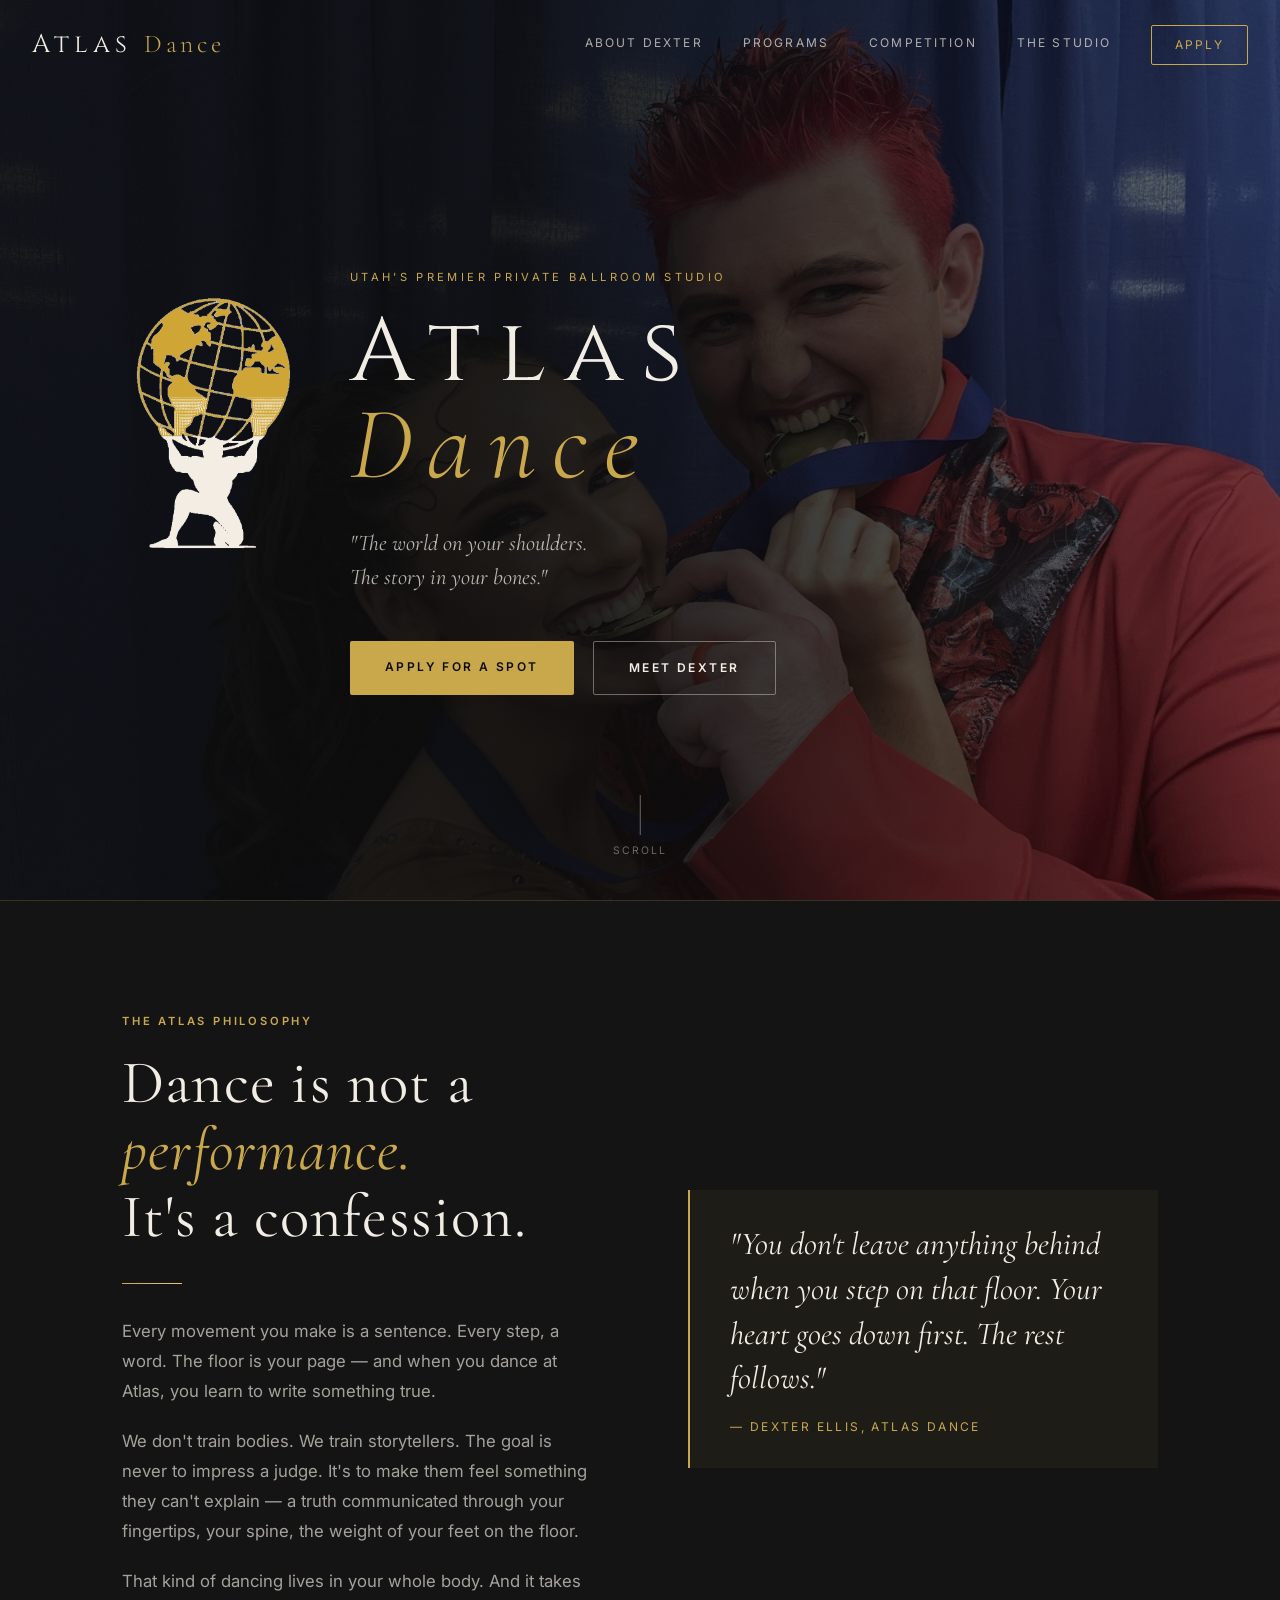
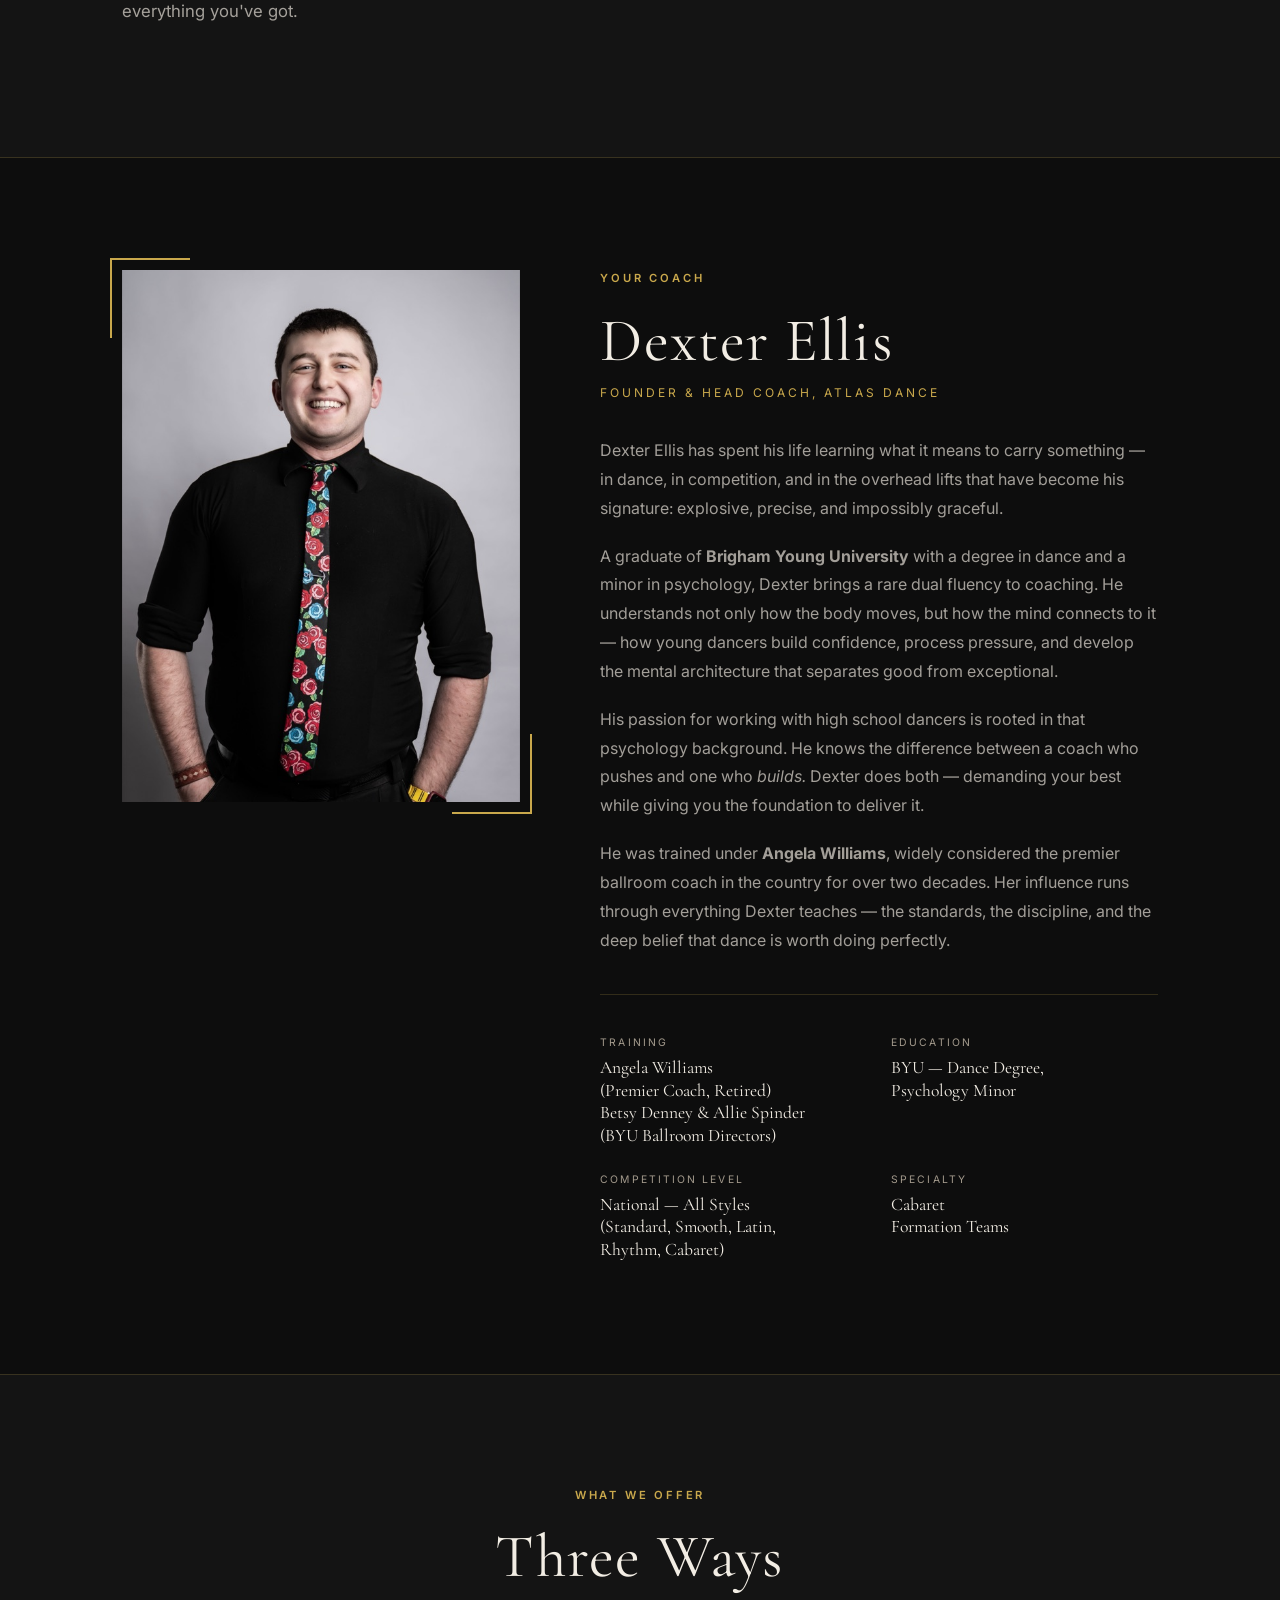
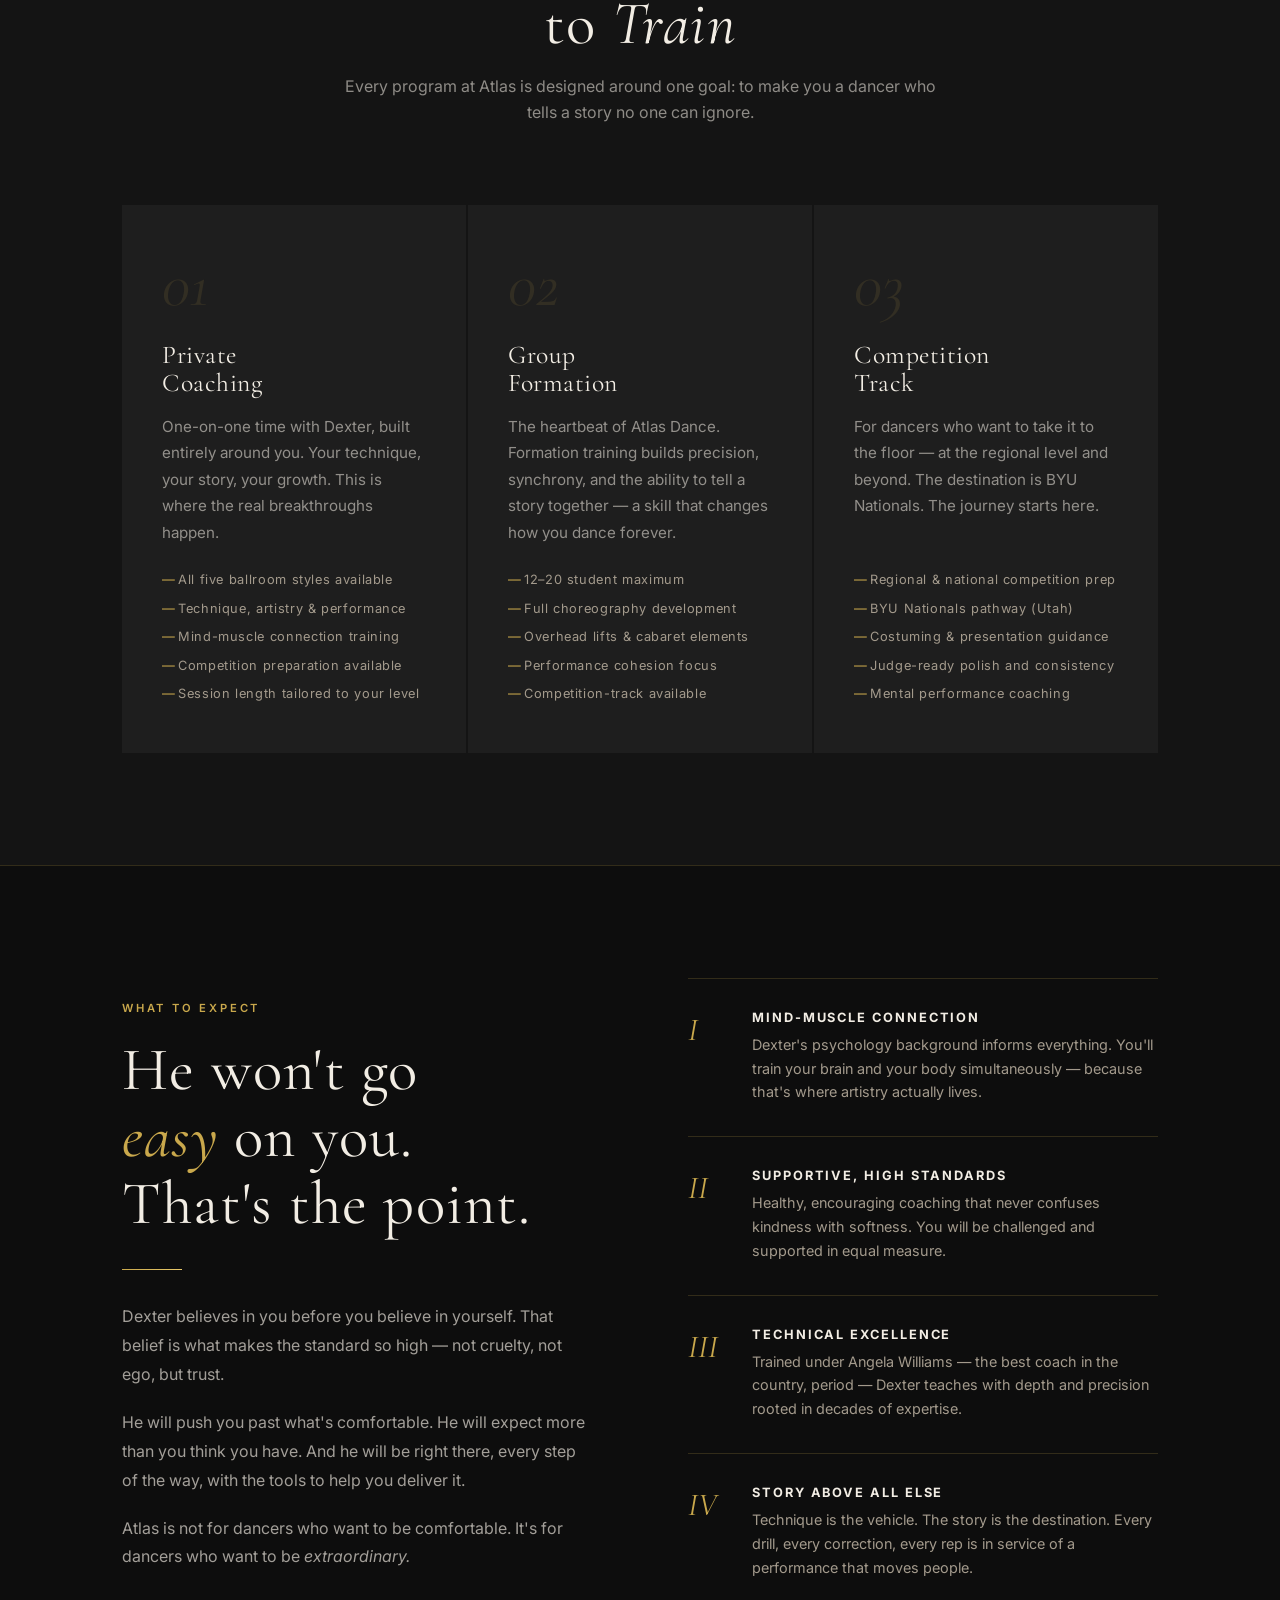
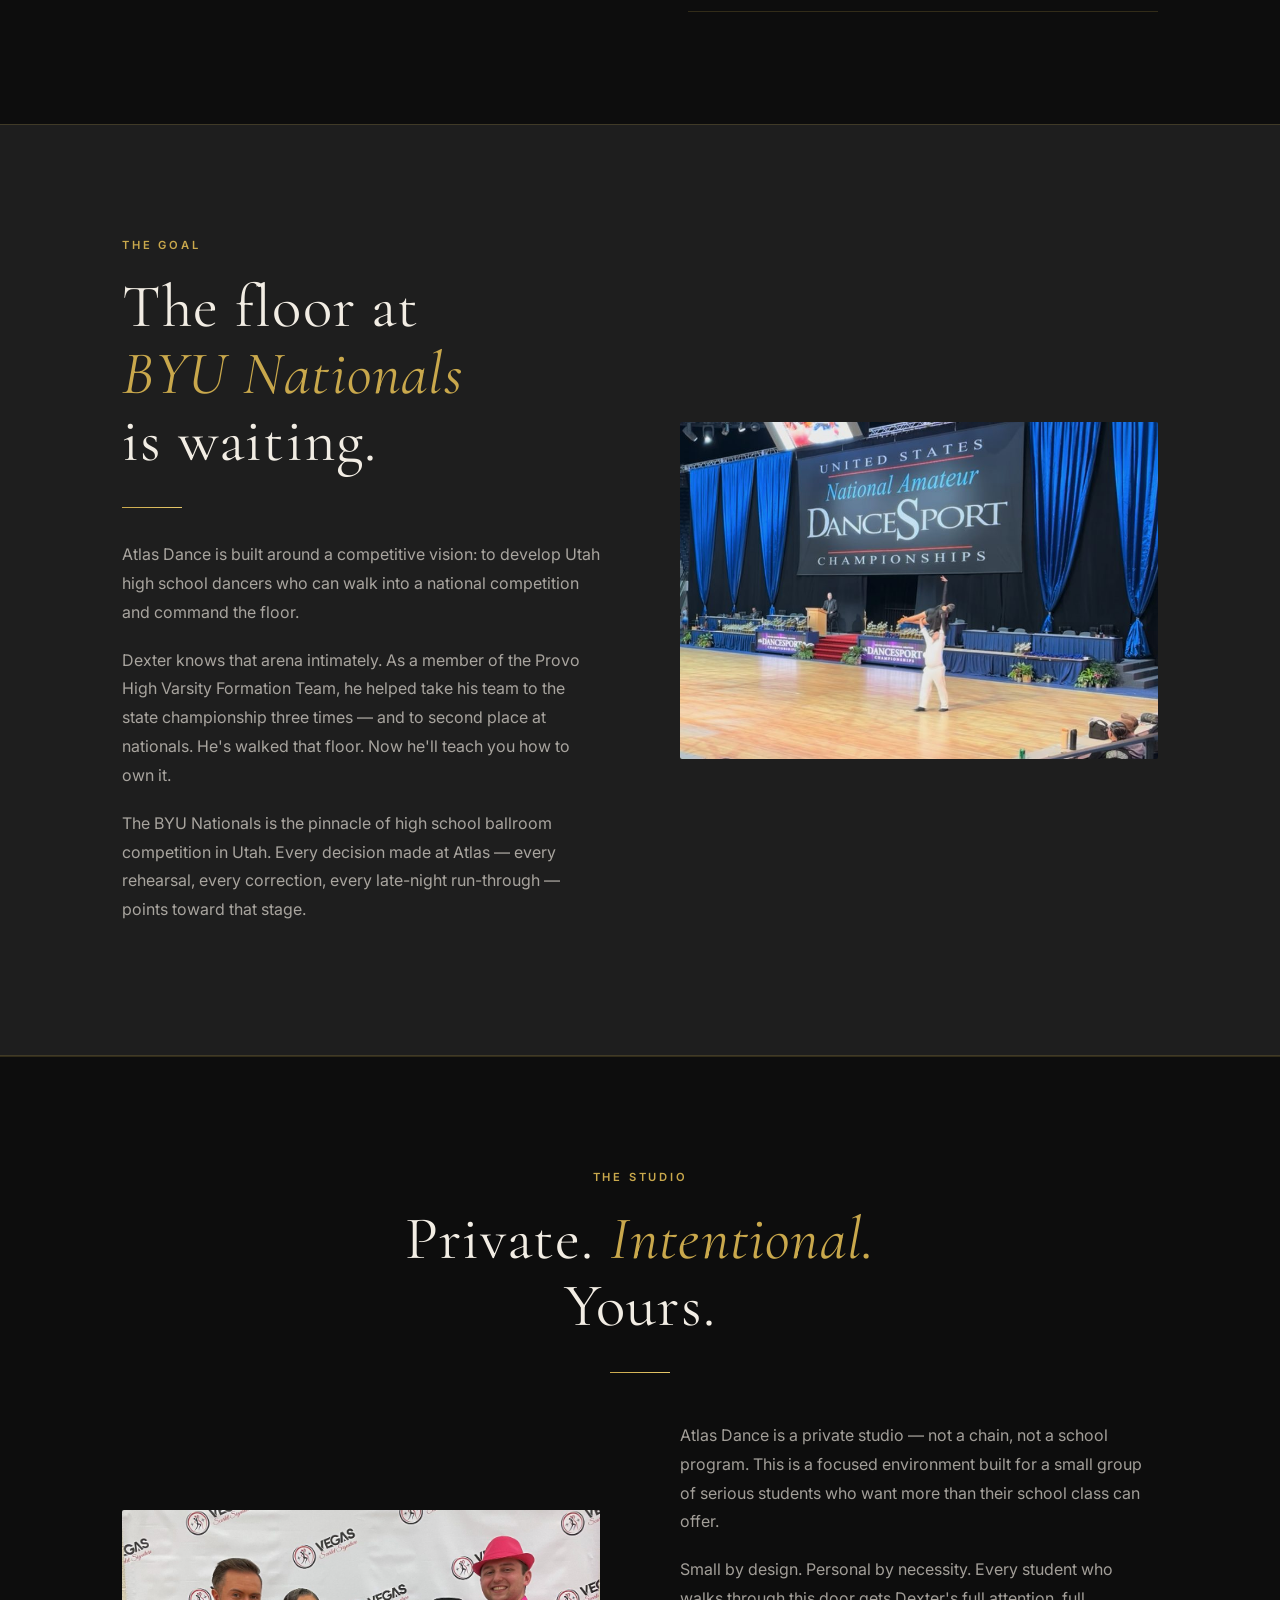
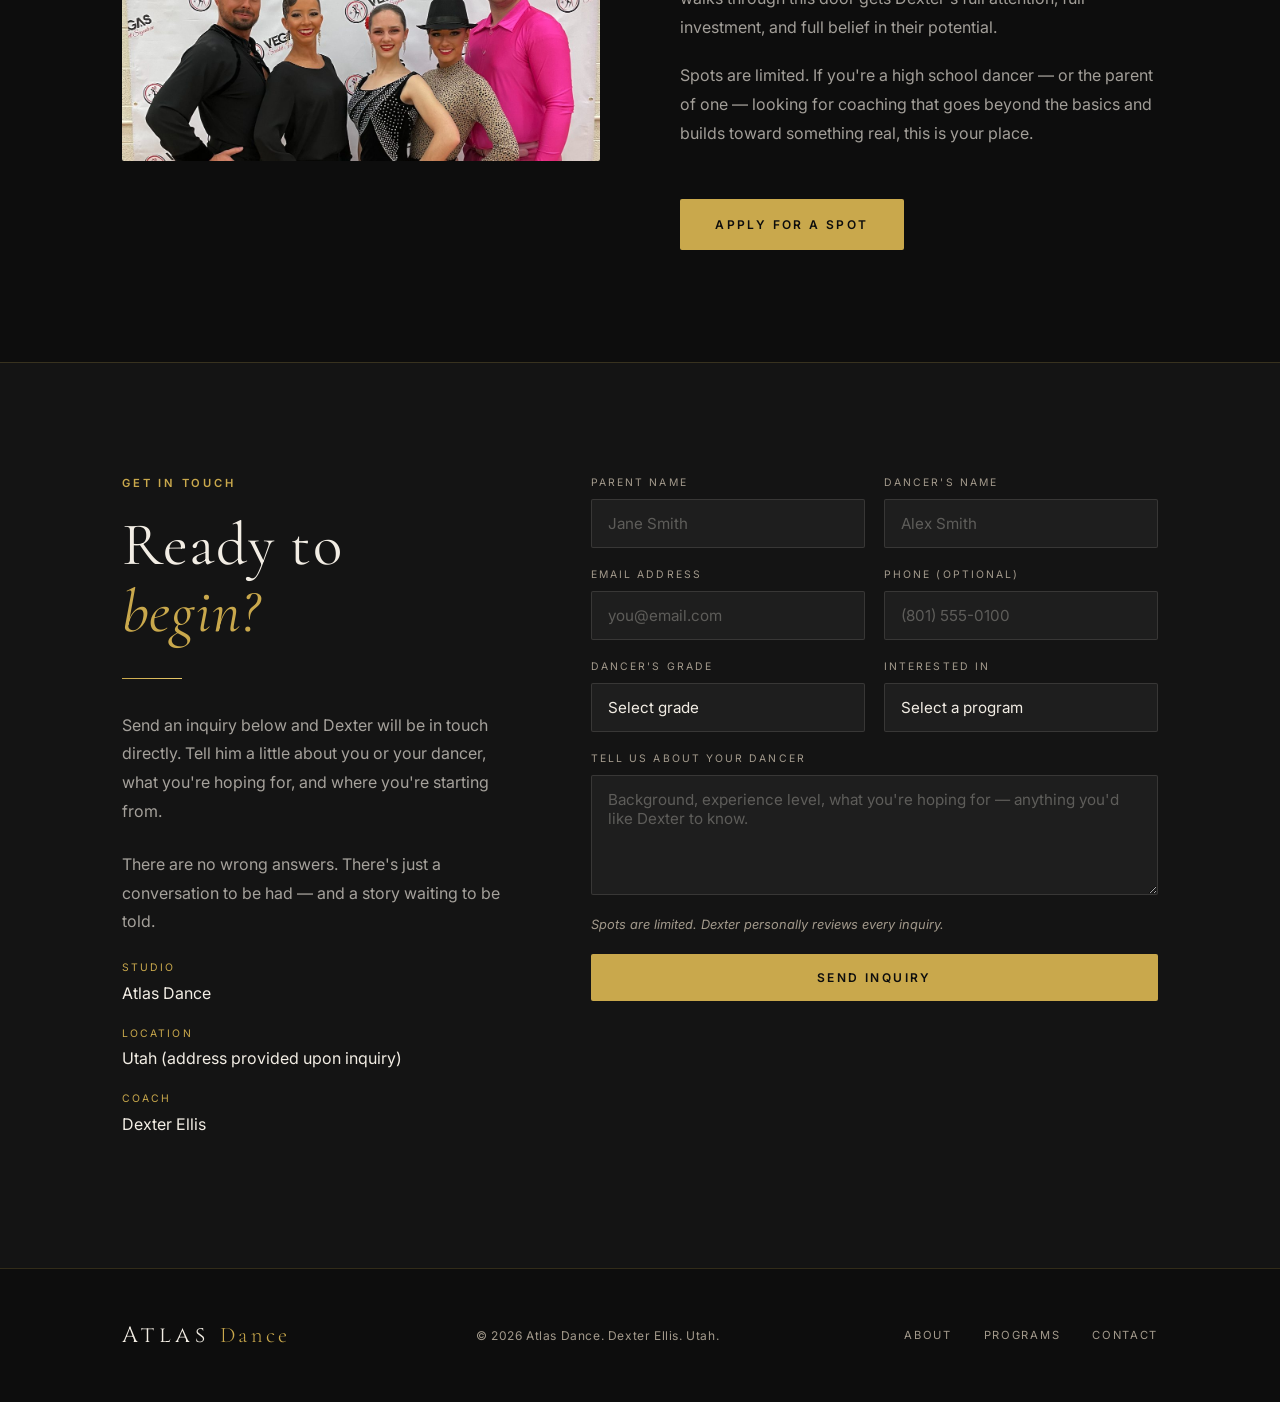
<file: index.html>
<!DOCTYPE html>
<html lang="en">
<head>
  <meta charset="UTF-8" />
  <meta name="viewport" content="width=device-width, initial-scale=1.0" />
  <title>Atlas Dance | Dexter Ellis | Utah Ballroom Studio</title>
  <meta name="description" content="Atlas Dance is a private ballroom studio in Utah led by Dexter Ellis — a nationally competitive coach helping high school dancers tell their story through movement." />

  <!-- Favicon -->
  <link rel="icon" type="image/svg+xml" href="favicon.svg" />

  <!-- Open Graph (share previews: iMessage, Slack, Facebook, etc.) -->
  <meta property="og:type"        content="website" />
  <meta property="og:url"         content="https://atlasdancestudio.com/" />
  <meta property="og:title"       content="Atlas Dance | Dexter Ellis | Utah Ballroom Studio" />
  <meta property="og:description" content="A private ballroom studio in Utah led by nationally competitive coach Dexter Ellis — helping high school dancers tell their story through movement." />
  <meta property="og:image"       content="https://atlasdancestudio.com/og-image.jpg?v=2" />

  <!-- Twitter / X Card -->
  <meta name="twitter:card"        content="summary_large_image" />
  <meta name="twitter:title"       content="Atlas Dance | Dexter Ellis | Utah Ballroom Studio" />
  <meta name="twitter:description" content="A private ballroom studio in Utah led by nationally competitive coach Dexter Ellis — helping high school dancers tell their story through movement." />
  <meta name="twitter:image"       content="https://atlasdancestudio.com/og-image.jpg?v=2" />

  <!-- Fonts -->
  <link rel="preconnect" href="https://fonts.googleapis.com" />
  <link rel="preconnect" href="https://fonts.gstatic.com" crossorigin />
  <link href="https://fonts.googleapis.com/css2?family=Cinzel:wght@400;500;600&family=Cormorant+Garamond:ital,wght@0,300;0,400;0,600;1,300;1,400;1,600&family=Inter:wght@400;500;600&display=swap" rel="stylesheet" />

  <link rel="stylesheet" href="styles.css" />
</head>

<body>

  <!-- Skip link for keyboard/screen reader users -->
  <a href="#hero" class="skip-link">Skip to content</a>

  <!-- =============================================
       NAVIGATION
       ============================================= -->
  <nav aria-label="Main navigation">
    <a href="#hero" class="nav-logo">Atlas <span>Dance</span></a>

    <ul class="nav-links" id="nav-links" role="menubar">
      <li role="none"><a href="#about" role="menuitem">About Dexter</a></li>
      <li role="none"><a href="#programs" role="menuitem">Programs</a></li>
      <li role="none"><a href="#competition" role="menuitem">Competition</a></li>
      <li role="none"><a href="#studio" role="menuitem">The Studio</a></li>
      <li role="none"><a href="#contact" class="nav-cta" role="menuitem">Apply</a></li>
    </ul>

    <button
      class="nav-toggle"
      aria-label="Toggle menu"
      aria-expanded="false"
      aria-controls="nav-links"
    >
      <span></span>
      <span></span>
      <span></span>
    </button>
  </nav>


  <!-- =============================================
       HERO
       ============================================= -->
  <section id="hero">
    <div class="hero-bg">
      <img src="hero.jpg" alt="Ballroom dancers performing an elegant lift on a competition floor" />
    </div>

    <div class="hero-content">
      <img class="hero-logo-img" src="hero-logo.png" alt="" onerror="this.style.display='none'" />
      <div class="hero-text">
      <p class="hero-eyebrow">Utah's Premier Private Ballroom Studio</p>
      <h1 class="hero-title">
        Atlas<br /><em>Dance</em>
      </h1>
      <p class="hero-tagline">
        "The world on your shoulders.<br />
        The story in your bones."
      </p>
      <div class="hero-actions">
        <a href="#contact" class="btn btn--gold">Apply for a Spot</a>
        <a href="#about" class="btn btn--outline">Meet Dexter</a>
      </div>
      </div>
    </div>

    <div class="hero-scroll" aria-hidden="true">Scroll</div>
  </section>


  <!-- =============================================
       PHILOSOPHY
       ============================================= -->
  <section id="philosophy">
    <div class="container">
      <div class="philosophy-grid">

        <div class="philosophy-text fade-up">
          <span class="section-label">The Atlas Philosophy</span>
          <h2>Dance is not a<br /><em>performance.</em><br />It's a confession.</h2>
          <div class="gold-rule" aria-hidden="true"></div>
          <p>
            Every movement you make is a sentence. Every step, a word. The floor is your page —
            and when you dance at Atlas, you learn to write something true.
          </p>
          <p>
            We don't train bodies. We train storytellers. The goal is never to impress a judge.
            It's to make them feel something they can't explain — a truth communicated through your
            fingertips, your spine, the weight of your feet on the floor.
          </p>
          <p>
            That kind of dancing lives in your whole body. And it takes everything you've got.
          </p>
        </div>

        <div class="philosophy-quote fade-up">
          <blockquote>
            "You don't leave anything behind when you step on that floor.
            Your heart goes down first. The rest follows."
          </blockquote>
          <cite>— Dexter Ellis, Atlas Dance</cite>
        </div>

      </div>
    </div>
  </section>


  <!-- =============================================
       ABOUT DEXTER
       ============================================= -->
  <section id="about">
    <div class="container">
      <div class="about-grid">

        <div class="about-image-wrap fade-up">
          <img src="dexter-portrait.jpg" alt="Dexter Ellis, head coach and founder of Atlas Dance, in professional dance attire" />
        </div>

        <div class="about-text fade-up">
          <span class="section-label">Your Coach</span>
          <h2>Dexter Ellis</h2>
          <p class="coach-title">Founder & Head Coach, Atlas Dance</p>

          <p>
            Dexter Ellis has spent his life learning what it means to carry something
            — in dance, in competition, and in the overhead lifts that have become his signature:
            explosive, precise, and impossibly graceful.
          </p>
          <p>
            A graduate of <strong>Brigham Young University</strong> with a degree in dance and a
            minor in psychology, Dexter brings a rare dual fluency to coaching.
            He understands not only how the body moves, but how the mind connects to it —
            how young dancers build confidence, process pressure, and develop the mental
            architecture that separates good from exceptional.
          </p>
          <p>
            His passion for working with high school dancers is rooted in that psychology background.
            He knows the difference between a coach who pushes and one who <em>builds.</em>
            Dexter does both — demanding your best while giving you the foundation to deliver it.
          </p>
          <p>
            He was trained under <strong>Angela Williams</strong>, widely considered the premier
            ballroom coach in the country for over two decades. Her influence runs through
            everything Dexter teaches — the standards, the discipline, and the deep belief that
            dance is worth doing perfectly.
          </p>

          <div class="credentials fade-up-children">
            <div class="credential-item">
              <span class="credential-label">Training</span>
              <span class="credential-value">Angela Williams<br />(Premier Coach, Retired)<br />Betsy Denney &amp; Allie Spinder<br />(BYU Ballroom Directors)</span>
            </div>
            <div class="credential-item">
              <span class="credential-label">Education</span>
              <span class="credential-value">BYU — Dance Degree,<br />Psychology Minor</span>
            </div>
            <div class="credential-item">
              <span class="credential-label">Competition Level</span>
              <span class="credential-value">National — All Styles<br />(Standard, Smooth, Latin,<br />Rhythm, Cabaret)</span>
            </div>
            <div class="credential-item">
              <span class="credential-label">Specialty</span>
              <span class="credential-value">Cabaret<br />Formation Teams</span>
            </div>
          </div>
        </div>

      </div>
    </div>
  </section>


  <!-- =============================================
       PROGRAMS
       ============================================= -->
  <section id="programs">
    <div class="container">
      <div class="programs-header fade-up">
        <span class="section-label">What We Offer</span>
        <h2>Three Ways<br />to <em>Train</em></h2>
        <p>
          Every program at Atlas is designed around one goal: to make you a dancer
          who tells a story no one can ignore.
        </p>
      </div>

      <div class="programs-grid fade-up-children">

        <!-- Private Lessons -->
        <div class="program-card">
          <div class="program-number" aria-hidden="true">01</div>
          <h3>Private<br />Coaching</h3>
          <p>
            One-on-one time with Dexter, built entirely around you. Your technique,
            your story, your growth. This is where the real breakthroughs happen.
          </p>
          <ul class="program-details">
            <li>All five ballroom styles available</li>
            <li>Technique, artistry & performance</li>
            <li>Mind-muscle connection training</li>
            <li>Competition preparation available</li>
            <li>Session length tailored to your level</li>
          </ul>
        </div>

        <!-- Group Formation -->
        <div class="program-card">
          <div class="program-number" aria-hidden="true">02</div>
          <h3>Group<br />Formation</h3>
          <p>
            The heartbeat of Atlas Dance. Formation training builds precision,
            synchrony, and the ability to tell a story together — a skill
            that changes how you dance forever.
          </p>
          <ul class="program-details">
            <li>12–20 student maximum</li>
            <li>Full choreography development</li>
            <li>Overhead lifts & cabaret elements</li>
            <li>Performance cohesion focus</li>
            <li>Competition-track available</li>
          </ul>
        </div>

        <!-- Competition Track -->
        <div class="program-card">
          <div class="program-number" aria-hidden="true">03</div>
          <h3>Competition<br />Track</h3>
          <p>
            For dancers who want to take it to the floor — at the regional level
            and beyond. The destination is BYU Nationals. The journey starts here.
          </p>
          <ul class="program-details">
            <li>Regional & national competition prep</li>
            <li>BYU Nationals pathway (Utah)</li>
            <li>Costuming & presentation guidance</li>
            <li>Judge-ready polish and consistency</li>
            <li>Mental performance coaching</li>
          </ul>
        </div>

      </div>
    </div>
  </section>


  <!-- =============================================
       THE ATLAS STANDARD
       ============================================= -->
  <section id="standard">
    <div class="container">
      <div class="standard-grid">

        <div class="standard-text fade-up">
          <span class="section-label">What to Expect</span>
          <h2>He won't go<br /><em>easy</em> on you.<br />That's the point.</h2>
          <div class="gold-rule" aria-hidden="true"></div>
          <p>
            Dexter believes in you before you believe in yourself. That belief is what makes
            the standard so high — not cruelty, not ego, but trust.
          </p>
          <p>
            He will push you past what's comfortable. He will expect more than you think
            you have. And he will be right there, every step of the way, with the tools
            to help you deliver it.
          </p>
          <p>
            Atlas is not for dancers who want to be comfortable. It's for dancers
            who want to be <em>extraordinary.</em>
          </p>
        </div>

        <div class="pillars fade-up-children">
          <div class="pillar">
            <div class="pillar-icon" aria-hidden="true">I</div>
            <div class="pillar-body">
              <h4>Mind-Muscle Connection</h4>
              <p>
                Dexter's psychology background informs everything. You'll train your brain
                and your body simultaneously — because that's where artistry actually lives.
              </p>
            </div>
          </div>
          <div class="pillar">
            <div class="pillar-icon" aria-hidden="true">II</div>
            <div class="pillar-body">
              <h4>Supportive, High Standards</h4>
              <p>
                Healthy, encouraging coaching that never confuses kindness with softness.
                You will be challenged and supported in equal measure.
              </p>
            </div>
          </div>
          <div class="pillar">
            <div class="pillar-icon" aria-hidden="true">III</div>
            <div class="pillar-body">
              <h4>Technical Excellence</h4>
              <p>
                Trained under Angela Williams — the best coach in the country, period —
                Dexter teaches with depth and precision rooted in decades of expertise.
              </p>
            </div>
          </div>
          <div class="pillar">
            <div class="pillar-icon" aria-hidden="true">IV</div>
            <div class="pillar-body">
              <h4>Story Above All Else</h4>
              <p>
                Technique is the vehicle. The story is the destination. Every drill,
                every correction, every rep is in service of a performance that moves people.
              </p>
            </div>
          </div>
        </div>

      </div>
    </div>
  </section>


  <!-- =============================================
       COMPETITION
       ============================================= -->
  <section id="competition">
    <div class="container">
      <div class="competition-inner">

        <div class="competition-text fade-up">
          <span class="section-label">The Goal</span>
          <h2>The floor at<br /><em>BYU Nationals</em><br />is waiting.</h2>
          <div class="gold-rule" aria-hidden="true"></div>
          <p>
            Atlas Dance is built around a competitive vision: to develop
            Utah high school dancers who can walk into a national competition
            and command the floor.
          </p>
          <p>
            Dexter knows that arena intimately. As a member of the Provo High
            Varsity Formation Team, he helped take his team to the state championship
            three times — and to second place at nationals. He's walked that floor.
            Now he'll teach you how to own it.
          </p>
          <p>
            The BYU Nationals is the pinnacle of high school ballroom competition
            in Utah. Every decision made at Atlas — every rehearsal, every correction,
            every late-night run-through — points toward that stage.
          </p>
        </div>

        <div class="competition-photo-single fade-up">
          <img src="dancesport.jpg" alt="Competitive ballroom dancers performing at a national DanceSport event under stage lighting" />
        </div>

      </div>
    </div>
  </section>


  <!-- =============================================
       THE STUDIO
       ============================================= -->
  <section id="studio">
    <div class="container">

      <div class="studio-header fade-up">
        <span class="section-label">The Studio</span>
        <h2>Private. <em>Intentional.</em><br />Yours.</h2>
        <div class="gold-rule gold-rule--center" aria-hidden="true"></div>
      </div>

      <div class="studio-grid">

        <div class="studio-photo fade-up">
          <img src="Competition.jpg" alt="Atlas Dance students performing a synchronized formation routine in competition" />
        </div>

        <div class="studio-text fade-up">
          <p>
            Atlas Dance is a private studio — not a chain, not a school program.
            This is a focused environment built for a small group of serious students
            who want more than their school class can offer.
          </p>
          <p>
            Small by design. Personal by necessity. Every student who walks through
            this door gets Dexter's full attention, full investment, and full belief
            in their potential.
          </p>
          <p>
            Spots are limited. If you're a high school dancer — or the parent of one —
            looking for coaching that goes beyond the basics and builds toward something
            real, this is your place.
          </p>
          <a href="#contact" class="btn btn--gold studio-cta">Apply for a Spot</a>
        </div>

      </div>
    </div>
  </section>


  <!-- =============================================
       CONTACT / APPLY
       ============================================= -->
  <section id="contact">
    <div class="container">
      <div class="contact-grid">

        <div class="contact-text fade-up">
          <span class="section-label">Get in Touch</span>
          <h2>Ready to<br /><em>begin?</em></h2>
          <div class="gold-rule" aria-hidden="true"></div>
          <p>
            Send an inquiry below and Dexter will be in touch directly.
            Tell him a little about you or your dancer, what you're hoping for,
            and where you're starting from.
          </p>
          <p>
            There are no wrong answers. There's just a conversation to be had —
            and a story waiting to be told.
          </p>

          <div class="contact-detail">
            <span class="contact-detail-label">Studio</span>
            <span class="contact-detail-value">Atlas Dance</span>
          </div>
          <div class="contact-detail">
            <span class="contact-detail-label">Location</span>
            <span class="contact-detail-value">Utah (address provided upon inquiry)</span>
          </div>
          <div class="contact-detail">
            <span class="contact-detail-label">Coach</span>
            <span class="contact-detail-value">Dexter Ellis</span>
          </div>
        </div>

        <div class="fade-up">
          <form
            id="contact-form"
            action="https://formspree.io/f/meepjrnv"
            method="POST"
            class="contact-form"
          >
            <div class="form-row">
              <div class="form-group">
                <label for="parent-name">Parent Name</label>
                <input type="text" id="parent-name" name="parent_name" placeholder="Jane Smith" required autocomplete="name" />
              </div>
              <div class="form-group">
                <label for="dancer-name">Dancer's Name</label>
                <input type="text" id="dancer-name" name="dancer_name" placeholder="Alex Smith" required />
              </div>
            </div>

            <div class="form-row">
              <div class="form-group">
                <label for="email">Email Address</label>
                <input type="email" id="email" name="email" placeholder="you@email.com" required autocomplete="email" />
              </div>
              <div class="form-group">
                <label for="phone">Phone (optional)</label>
                <input type="tel" id="phone" name="phone" placeholder="(801) 555-0100" autocomplete="tel" />
              </div>
            </div>

            <div class="form-row">
              <div class="form-group">
                <label for="grade">Dancer's Grade</label>
                <select id="grade" name="grade" required>
                  <option value="" disabled selected>Select grade</option>
                  <option>6th Grade</option>
                  <option>7th Grade</option>
                  <option>8th Grade</option>
                  <option>9th Grade</option>
                  <option>10th Grade</option>
                  <option>11th Grade</option>
                  <option>12th Grade</option>
                </select>
              </div>
              <div class="form-group">
                <label for="interest">Interested In</label>
                <select id="interest" name="interest" required>
                  <option value="" disabled selected>Select a program</option>
                  <option>Private Coaching</option>
                  <option>Group Formation</option>
                  <option>Competition Track</option>
                  <option>Not Sure Yet</option>
                </select>
              </div>
            </div>

            <div class="form-group">
              <label for="message">Tell us about your dancer</label>
              <textarea
                id="message"
                name="message"
                placeholder="Background, experience level, what you're hoping for — anything you'd like Dexter to know."
              ></textarea>
            </div>

            <p class="form-note">
              Spots are limited. Dexter personally reviews every inquiry.
            </p>

            <button type="submit" class="btn btn--gold">Send Inquiry</button>
          </form>

          <!-- Success state -->
          <div id="form-success" class="form-success" role="alert">
            <h3>Message received.</h3>
            <p>Dexter will be in touch shortly.<br />Thank you for reaching out to Atlas Dance.</p>
          </div>
        </div>

      </div>
    </div>
  </section>


  <!-- =============================================
       FOOTER
       ============================================= -->
  <footer>
    <div class="container">
      <div class="footer-inner">
        <div class="footer-logo">Atlas <span>Dance</span></div>
        <p class="footer-copy">&copy; 2026 Atlas Dance. Dexter Ellis. Utah.</p>
        <ul class="footer-links">
          <li><a href="#about">About</a></li>
          <li><a href="#programs">Programs</a></li>
          <li><a href="#contact">Contact</a></li>
        </ul>
      </div>
    </div>
  </footer>

  <script src="script.js"></script>
</body>
</html>
</file>
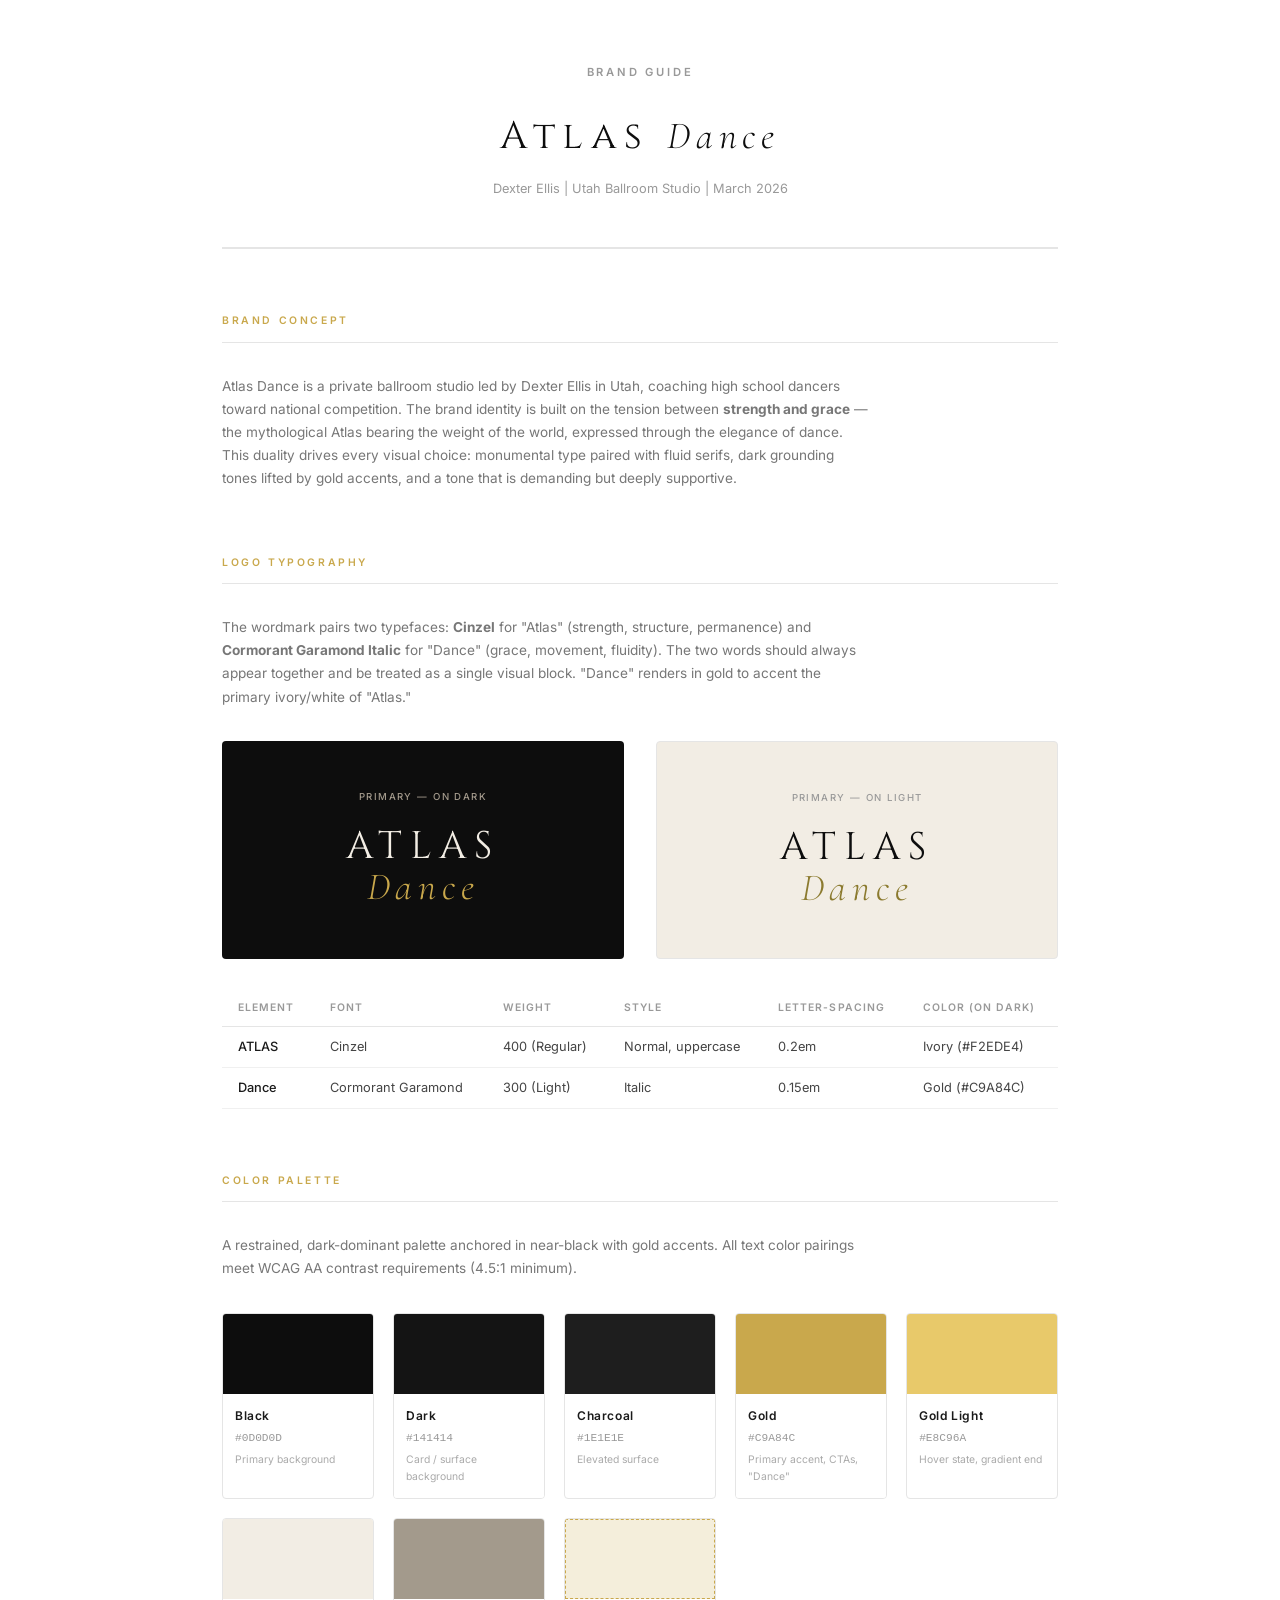
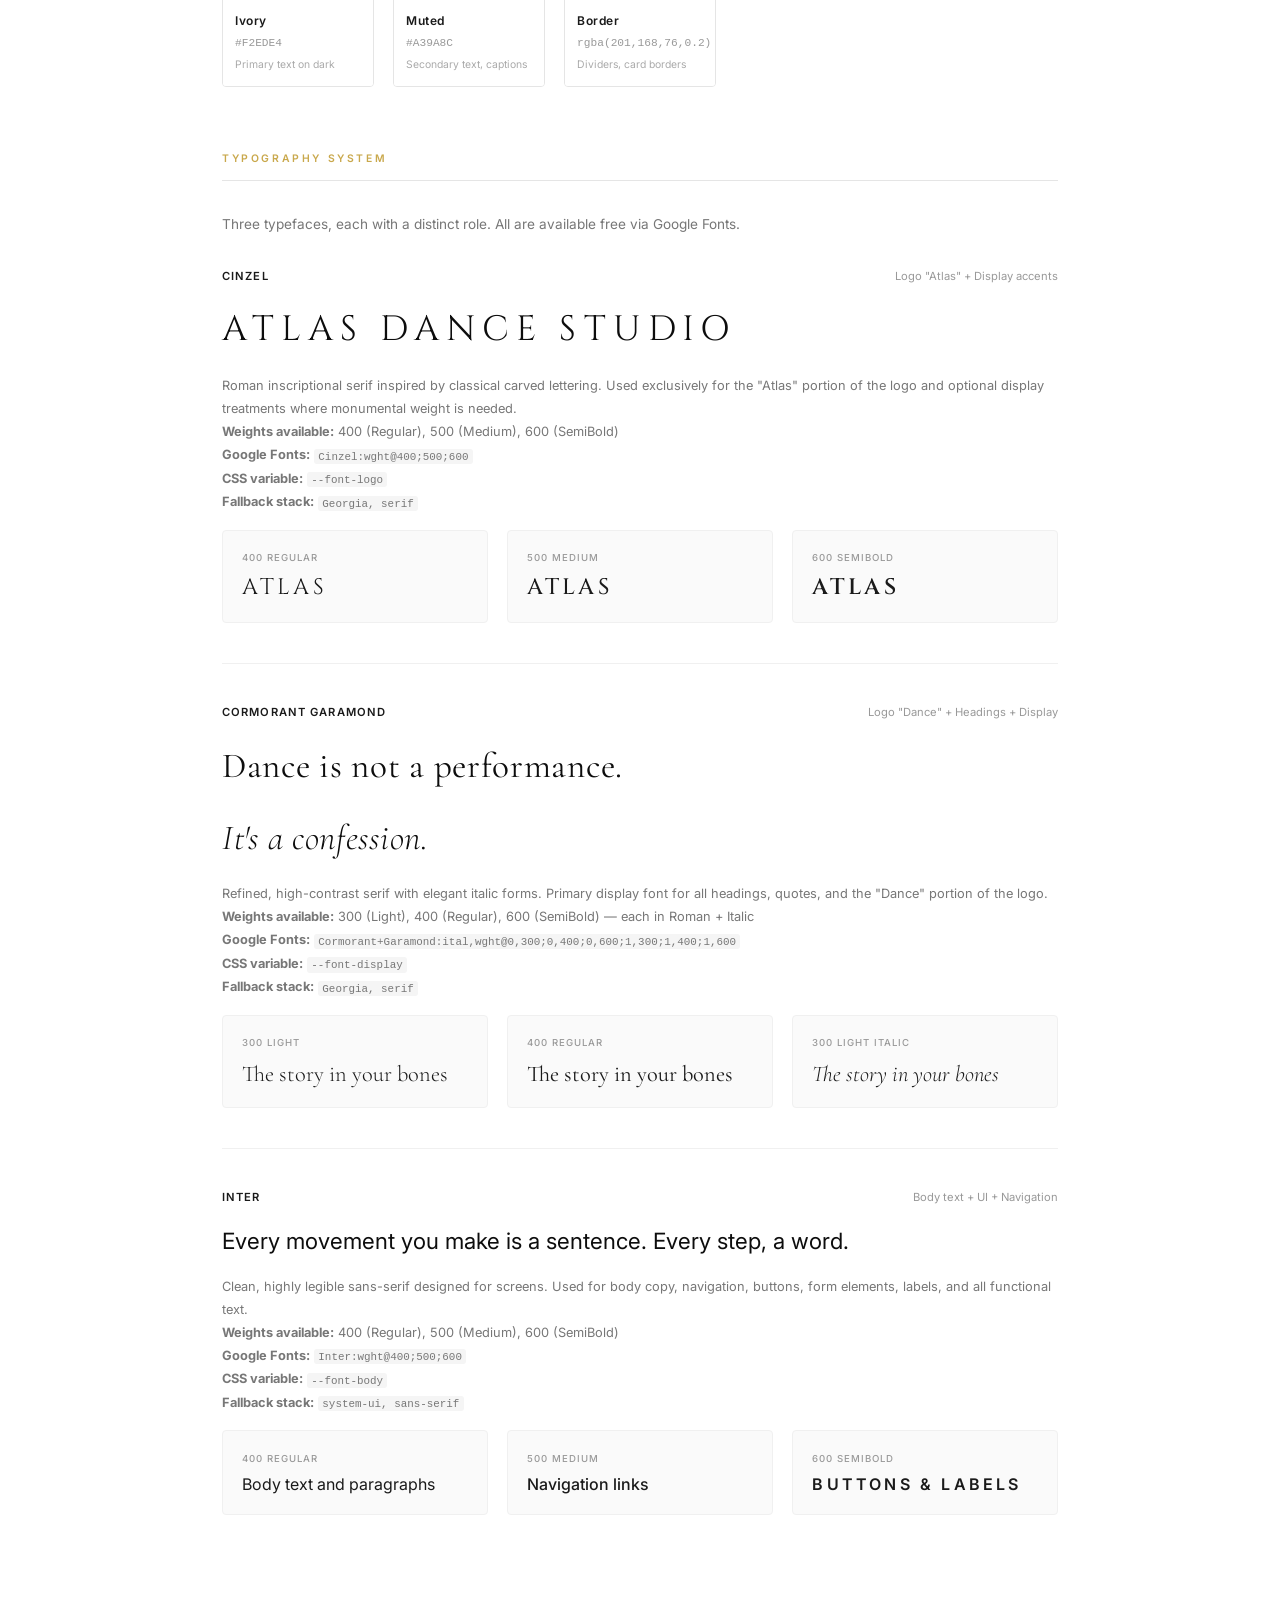
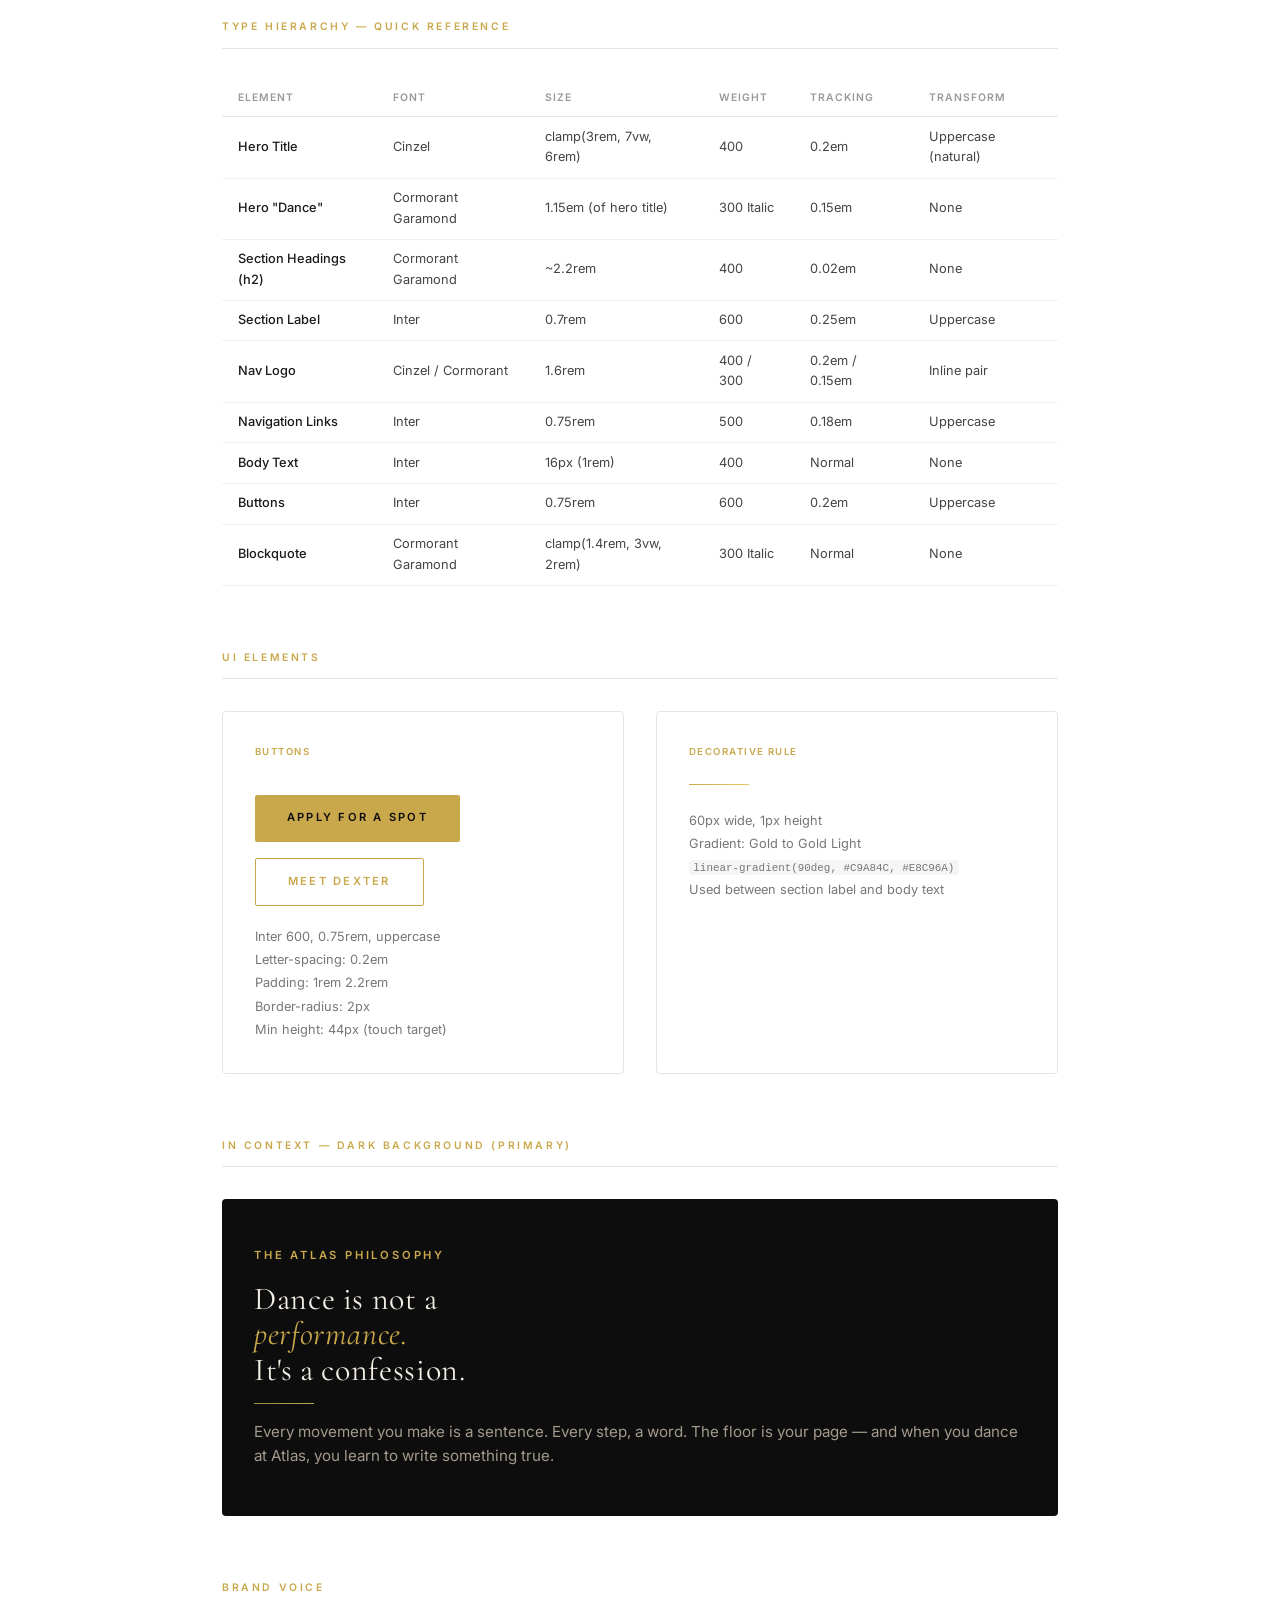
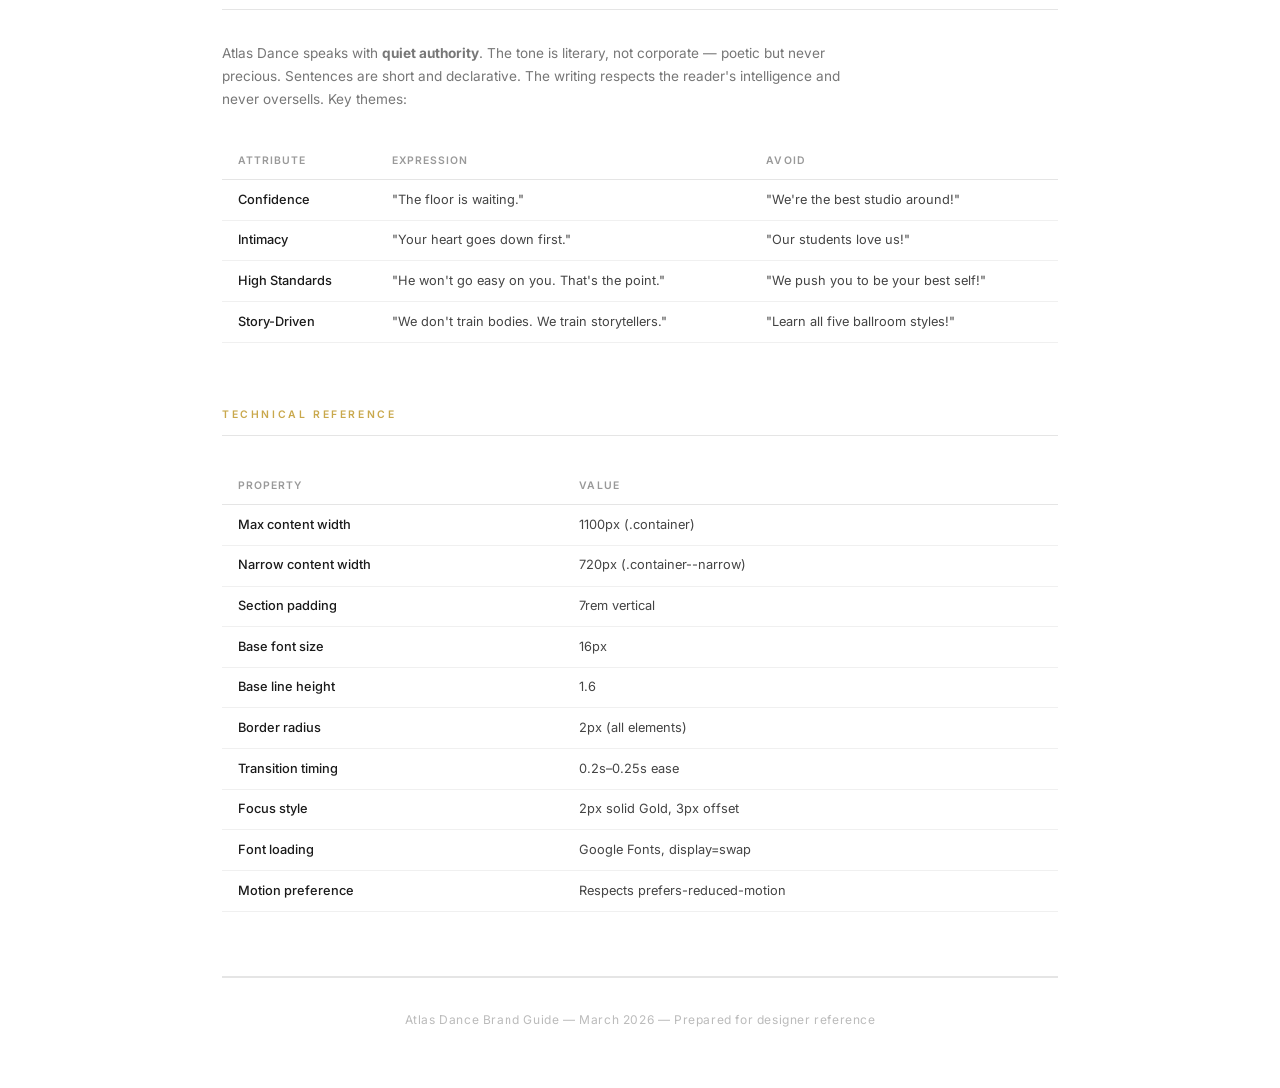
<file: brand-guide.html>
<!DOCTYPE html>
<html lang="en">
<head>
  <meta charset="UTF-8" />
  <meta name="viewport" content="width=device-width, initial-scale=1.0" />
  <title>Atlas Dance — Brand Guide</title>

  <link rel="preconnect" href="https://fonts.googleapis.com" />
  <link rel="preconnect" href="https://fonts.gstatic.com" crossorigin />
  <link href="https://fonts.googleapis.com/css2?family=Cinzel:wght@400;500;600&family=Cormorant+Garamond:ital,wght@0,300;0,400;0,600;1,300;1,400;1,600&family=Inter:wght@400;500;600&display=swap" rel="stylesheet" />

  <style>
    :root {
      --black:      #0D0D0D;
      --dark:       #141414;
      --charcoal:   #1E1E1E;
      --gold:       #C9A84C;
      --gold-light: #E8C96A;
      --ivory:      #F2EDE4;
      --muted:      #A39A8C;
      --border:     rgba(201, 168, 76, 0.2);
    }

    *, *::before, *::after { box-sizing: border-box; margin: 0; padding: 0; }

    body {
      background: #FFFFFF;
      color: #1a1a1a;
      font-family: 'Inter', system-ui, sans-serif;
      font-size: 15px;
      line-height: 1.6;
    }

    .page {
      max-width: 900px;
      margin: 0 auto;
      padding: 4rem 2rem;
    }

    /* --- Header --- */
    .guide-header {
      text-align: center;
      margin-bottom: 4rem;
      padding-bottom: 3rem;
      border-bottom: 2px solid #E5E5E5;
    }

    .guide-header h1 {
      font-family: 'Cinzel', serif;
      font-weight: 400;
      font-size: 2.4rem;
      letter-spacing: 0.2em;
      color: var(--black);
      margin-bottom: 0.3em;
    }

    .guide-header h1 em {
      font-family: 'Cormorant Garamond', serif;
      font-style: italic;
      font-weight: 300;
      letter-spacing: 0.15em;
    }

    .guide-subtitle {
      font-size: 0.7rem;
      font-weight: 600;
      letter-spacing: 0.25em;
      text-transform: uppercase;
      color: #999;
      margin-bottom: 1.5rem;
    }

    .guide-meta {
      font-size: 0.8rem;
      color: #999;
    }

    /* --- Sections --- */
    .section {
      margin-bottom: 4rem;
    }

    .section-title {
      font-family: 'Inter', sans-serif;
      font-size: 0.65rem;
      font-weight: 600;
      letter-spacing: 0.25em;
      text-transform: uppercase;
      color: var(--gold);
      margin-bottom: 2rem;
      padding-bottom: 0.75rem;
      border-bottom: 1px solid #E5E5E5;
    }

    .section-note {
      font-size: 0.85rem;
      color: #777;
      line-height: 1.7;
      max-width: 650px;
      margin-bottom: 2rem;
    }

    /* --- Logo --- */
    .logo-grid {
      display: grid;
      grid-template-columns: 1fr 1fr;
      gap: 2rem;
      margin-bottom: 2rem;
    }

    .logo-card {
      padding: 3rem 2rem;
      text-align: center;
      border-radius: 4px;
    }

    .logo-card.on-dark {
      background: var(--black);
    }

    .logo-card.on-light {
      background: var(--ivory);
      border: 1px solid #E5E5E5;
    }

    .logo-card-label {
      font-size: 0.6rem;
      font-weight: 500;
      letter-spacing: 0.15em;
      text-transform: uppercase;
      margin-bottom: 1.5rem;
    }

    .logo-card.on-dark .logo-card-label { color: var(--muted); }
    .logo-card.on-light .logo-card-label { color: #999; }

    .logo-atlas {
      font-family: 'Cinzel', serif;
      font-weight: 400;
      font-size: 2.4rem;
      letter-spacing: 0.2em;
      line-height: 1;
    }

    .logo-dance {
      font-family: 'Cormorant Garamond', serif;
      font-style: italic;
      font-weight: 300;
      font-size: 2.4rem;
      letter-spacing: 0.15em;
      line-height: 1.1;
    }

    .logo-card.on-dark .logo-atlas { color: var(--ivory); }
    .logo-card.on-dark .logo-dance { color: var(--gold); }
    .logo-card.on-light .logo-atlas { color: var(--black); }
    .logo-card.on-light .logo-dance { color: #8B7A2E; }

    .logo-spec-table {
      width: 100%;
      border-collapse: collapse;
      font-size: 0.8rem;
      margin-top: 1.5rem;
    }

    .logo-spec-table th {
      text-align: left;
      font-weight: 600;
      font-size: 0.65rem;
      letter-spacing: 0.1em;
      text-transform: uppercase;
      color: #999;
      padding: 0.6rem 1rem;
      border-bottom: 1px solid #E5E5E5;
    }

    .logo-spec-table td {
      padding: 0.6rem 1rem;
      border-bottom: 1px solid #F0F0F0;
      color: #444;
    }

    .logo-spec-table td:first-child {
      font-weight: 500;
      color: #1a1a1a;
    }

    /* --- Color --- */
    .color-grid {
      display: grid;
      grid-template-columns: repeat(auto-fill, minmax(140px, 1fr));
      gap: 1.2rem;
    }

    .color-card {
      border-radius: 4px;
      overflow: hidden;
      border: 1px solid #E5E5E5;
    }

    .color-swatch {
      height: 80px;
    }

    .color-info {
      padding: 0.75rem;
      background: #FFF;
    }

    .color-name {
      font-weight: 600;
      font-size: 0.75rem;
      letter-spacing: 0.05em;
      margin-bottom: 0.3rem;
    }

    .color-value {
      font-size: 0.7rem;
      color: #999;
      font-family: 'SF Mono', 'Fira Code', monospace;
    }

    .color-role {
      font-size: 0.65rem;
      color: #aaa;
      margin-top: 0.3rem;
    }

    /* --- Typography --- */
    .type-specimen {
      margin-bottom: 2.5rem;
      padding-bottom: 2.5rem;
      border-bottom: 1px solid #F0F0F0;
    }

    .type-specimen:last-child {
      border-bottom: none;
    }

    .type-header {
      display: flex;
      justify-content: space-between;
      align-items: baseline;
      margin-bottom: 1rem;
    }

    .type-name {
      font-weight: 600;
      font-size: 0.7rem;
      letter-spacing: 0.1em;
      text-transform: uppercase;
    }

    .type-role {
      font-size: 0.7rem;
      color: #999;
    }

    .type-sample {
      margin-bottom: 1rem;
    }

    .type-sample-cinzel {
      font-family: 'Cinzel', serif;
      font-weight: 400;
      font-size: 2.2rem;
      letter-spacing: 0.2em;
      color: var(--black);
    }

    .type-sample-cormorant {
      font-family: 'Cormorant Garamond', serif;
      font-weight: 400;
      font-size: 2.2rem;
      letter-spacing: 0.02em;
      color: var(--black);
    }

    .type-sample-cormorant-italic {
      font-family: 'Cormorant Garamond', serif;
      font-weight: 300;
      font-style: italic;
      font-size: 2.2rem;
      letter-spacing: 0.02em;
      color: var(--black);
    }

    .type-sample-inter {
      font-family: 'Inter', sans-serif;
      font-weight: 400;
      font-size: 1.4rem;
      color: var(--black);
    }

    .type-details {
      font-size: 0.8rem;
      color: #777;
      line-height: 1.8;
    }

    .type-details code {
      background: #F5F5F5;
      padding: 0.15em 0.4em;
      border-radius: 3px;
      font-size: 0.85em;
      font-family: 'SF Mono', 'Fira Code', monospace;
    }

    /* --- Weights --- */
    .weight-grid {
      display: grid;
      grid-template-columns: 1fr 1fr 1fr;
      gap: 1.2rem;
      margin-top: 1rem;
    }

    .weight-card {
      padding: 1.2rem;
      background: #FAFAFA;
      border-radius: 4px;
      border: 1px solid #F0F0F0;
    }

    .weight-card-label {
      font-size: 0.6rem;
      font-weight: 500;
      letter-spacing: 0.1em;
      text-transform: uppercase;
      color: #999;
      margin-bottom: 0.5rem;
    }

    .weight-card-sample {
      font-size: 1.4rem;
      line-height: 1.3;
    }

    /* --- Spacing & UI Elements --- */
    .element-grid {
      display: grid;
      grid-template-columns: 1fr 1fr;
      gap: 2rem;
    }

    .element-card {
      padding: 2rem;
      border-radius: 4px;
      border: 1px solid #E5E5E5;
    }

    .element-card-label {
      font-size: 0.6rem;
      font-weight: 600;
      letter-spacing: 0.15em;
      text-transform: uppercase;
      color: var(--gold);
      margin-bottom: 1.2rem;
    }

    .sample-section-label {
      font-family: 'Inter', sans-serif;
      font-size: 0.7rem;
      font-weight: 600;
      letter-spacing: 0.25em;
      text-transform: uppercase;
      color: var(--gold);
      margin-bottom: 1rem;
    }

    .sample-heading {
      font-family: 'Cormorant Garamond', serif;
      font-weight: 400;
      font-size: 2rem;
      line-height: 1.1;
      letter-spacing: 0.02em;
      color: var(--black);
    }

    .sample-heading em {
      font-style: italic;
    }

    .sample-body {
      font-family: 'Inter', sans-serif;
      font-size: 0.95rem;
      line-height: 1.6;
      color: #555;
      margin-top: 1rem;
    }

    .sample-btn-gold {
      display: inline-block;
      font-family: 'Inter', sans-serif;
      font-size: 0.7rem;
      font-weight: 600;
      letter-spacing: 0.2em;
      text-transform: uppercase;
      padding: 0.9rem 2rem;
      background: var(--gold);
      color: var(--black);
      border: none;
      border-radius: 2px;
      margin-top: 1rem;
      margin-right: 0.8rem;
    }

    .sample-btn-outline {
      display: inline-block;
      font-family: 'Inter', sans-serif;
      font-size: 0.7rem;
      font-weight: 600;
      letter-spacing: 0.2em;
      text-transform: uppercase;
      padding: 0.9rem 2rem;
      border: 1px solid var(--gold);
      color: var(--gold);
      background: transparent;
      border-radius: 2px;
      margin-top: 1rem;
    }

    .sample-gold-rule {
      width: 60px;
      height: 1px;
      background: linear-gradient(90deg, var(--gold), var(--gold-light));
      margin: 1rem 0;
    }

    /* --- Dark Context Preview --- */
    .dark-preview {
      background: var(--black);
      border-radius: 4px;
      padding: 3rem 2rem;
      margin-top: 2rem;
    }

    .dark-preview .sample-section-label {
      color: var(--gold);
    }

    .dark-preview .sample-heading {
      color: var(--ivory);
    }

    .dark-preview .sample-heading em {
      color: var(--gold);
    }

    .dark-preview .sample-body {
      color: var(--muted);
    }

    .dark-preview .sample-gold-rule {
      opacity: 0.8;
    }

    /* --- Footer --- */
    .guide-footer {
      margin-top: 4rem;
      padding-top: 2rem;
      border-top: 2px solid #E5E5E5;
      text-align: center;
      font-size: 0.75rem;
      color: #BBB;
      letter-spacing: 0.05em;
    }

    @media (max-width: 600px) {
      .logo-grid { grid-template-columns: 1fr; }
      .color-grid { grid-template-columns: repeat(2, 1fr); }
      .weight-grid { grid-template-columns: 1fr; }
      .element-grid { grid-template-columns: 1fr; }
    }
  </style>
</head>
<body>
  <div class="page">

    <!-- ========== HEADER ========== -->
    <div class="guide-header">
      <p class="guide-subtitle">Brand Guide</p>
      <h1>Atlas <em>Dance</em></h1>
      <p class="guide-meta">Dexter Ellis | Utah Ballroom Studio | March 2026</p>
    </div>


    <!-- ========== BRAND CONCEPT ========== -->
    <div class="section">
      <div class="section-title">Brand Concept</div>
      <p class="section-note">
        Atlas Dance is a private ballroom studio led by Dexter Ellis in Utah, coaching high school dancers toward national competition. The brand identity is built on the tension between <strong>strength and grace</strong> — the mythological Atlas bearing the weight of the world, expressed through the elegance of dance. This duality drives every visual choice: monumental type paired with fluid serifs, dark grounding tones lifted by gold accents, and a tone that is demanding but deeply supportive.
      </p>
    </div>


    <!-- ========== LOGO ========== -->
    <div class="section">
      <div class="section-title">Logo Typography</div>
      <p class="section-note">
        The wordmark pairs two typefaces: <strong>Cinzel</strong> for "Atlas" (strength, structure, permanence) and <strong>Cormorant Garamond Italic</strong> for "Dance" (grace, movement, fluidity). The two words should always appear together and be treated as a single visual block. "Dance" renders in gold to accent the primary ivory/white of "Atlas."
      </p>

      <div class="logo-grid">
        <div class="logo-card on-dark">
          <div class="logo-card-label">Primary — On Dark</div>
          <div class="logo-atlas">ATLAS</div>
          <div class="logo-dance">Dance</div>
        </div>
        <div class="logo-card on-light">
          <div class="logo-card-label">Primary — On Light</div>
          <div class="logo-atlas">ATLAS</div>
          <div class="logo-dance">Dance</div>
        </div>
      </div>

      <table class="logo-spec-table">
        <thead>
          <tr>
            <th>Element</th>
            <th>Font</th>
            <th>Weight</th>
            <th>Style</th>
            <th>Letter-Spacing</th>
            <th>Color (on dark)</th>
          </tr>
        </thead>
        <tbody>
          <tr>
            <td>ATLAS</td>
            <td>Cinzel</td>
            <td>400 (Regular)</td>
            <td>Normal, uppercase</td>
            <td>0.2em</td>
            <td>Ivory (#F2EDE4)</td>
          </tr>
          <tr>
            <td>Dance</td>
            <td>Cormorant Garamond</td>
            <td>300 (Light)</td>
            <td>Italic</td>
            <td>0.15em</td>
            <td>Gold (#C9A84C)</td>
          </tr>
        </tbody>
      </table>
    </div>


    <!-- ========== COLOR PALETTE ========== -->
    <div class="section">
      <div class="section-title">Color Palette</div>
      <p class="section-note">
        A restrained, dark-dominant palette anchored in near-black with gold accents. All text color pairings meet WCAG AA contrast requirements (4.5:1 minimum).
      </p>

      <div class="color-grid">
        <div class="color-card">
          <div class="color-swatch" style="background: #0D0D0D;"></div>
          <div class="color-info">
            <div class="color-name">Black</div>
            <div class="color-value">#0D0D0D</div>
            <div class="color-role">Primary background</div>
          </div>
        </div>

        <div class="color-card">
          <div class="color-swatch" style="background: #141414;"></div>
          <div class="color-info">
            <div class="color-name">Dark</div>
            <div class="color-value">#141414</div>
            <div class="color-role">Card / surface background</div>
          </div>
        </div>

        <div class="color-card">
          <div class="color-swatch" style="background: #1E1E1E;"></div>
          <div class="color-info">
            <div class="color-name">Charcoal</div>
            <div class="color-value">#1E1E1E</div>
            <div class="color-role">Elevated surface</div>
          </div>
        </div>

        <div class="color-card">
          <div class="color-swatch" style="background: #C9A84C;"></div>
          <div class="color-info">
            <div class="color-name">Gold</div>
            <div class="color-value">#C9A84C</div>
            <div class="color-role">Primary accent, CTAs, "Dance"</div>
          </div>
        </div>

        <div class="color-card">
          <div class="color-swatch" style="background: #E8C96A;"></div>
          <div class="color-info">
            <div class="color-name">Gold Light</div>
            <div class="color-value">#E8C96A</div>
            <div class="color-role">Hover state, gradient end</div>
          </div>
        </div>

        <div class="color-card">
          <div class="color-swatch" style="background: #F2EDE4;"></div>
          <div class="color-info">
            <div class="color-name">Ivory</div>
            <div class="color-value">#F2EDE4</div>
            <div class="color-role">Primary text on dark</div>
          </div>
        </div>

        <div class="color-card">
          <div class="color-swatch" style="background: #A39A8C;"></div>
          <div class="color-info">
            <div class="color-name">Muted</div>
            <div class="color-value">#A39A8C</div>
            <div class="color-role">Secondary text, captions</div>
          </div>
        </div>

        <div class="color-card">
          <div class="color-swatch" style="background: rgba(201,168,76,0.2); border: 1px dashed #C9A84C;"></div>
          <div class="color-info">
            <div class="color-name">Border</div>
            <div class="color-value">rgba(201,168,76,0.2)</div>
            <div class="color-role">Dividers, card borders</div>
          </div>
        </div>
      </div>
    </div>


    <!-- ========== TYPOGRAPHY ========== -->
    <div class="section">
      <div class="section-title">Typography System</div>
      <p class="section-note">
        Three typefaces, each with a distinct role. All are available free via Google Fonts.
      </p>

      <!-- Cinzel -->
      <div class="type-specimen">
        <div class="type-header">
          <span class="type-name">Cinzel</span>
          <span class="type-role">Logo "Atlas" + Display accents</span>
        </div>
        <div class="type-sample type-sample-cinzel">ATLAS DANCE STUDIO</div>
        <div class="type-details">
          Roman inscriptional serif inspired by classical carved lettering. Used exclusively for the "Atlas" portion of the logo and optional display treatments where monumental weight is needed.<br />
          <strong>Weights available:</strong> 400 (Regular), 500 (Medium), 600 (SemiBold)<br />
          <strong>Google Fonts:</strong> <code>Cinzel:wght@400;500;600</code><br />
          <strong>CSS variable:</strong> <code>--font-logo</code><br />
          <strong>Fallback stack:</strong> <code>Georgia, serif</code>
        </div>

        <div class="weight-grid">
          <div class="weight-card">
            <div class="weight-card-label">400 Regular</div>
            <div class="weight-card-sample" style="font-family: 'Cinzel', serif; font-weight: 400; letter-spacing: 0.15em;">ATLAS</div>
          </div>
          <div class="weight-card">
            <div class="weight-card-label">500 Medium</div>
            <div class="weight-card-sample" style="font-family: 'Cinzel', serif; font-weight: 500; letter-spacing: 0.15em;">ATLAS</div>
          </div>
          <div class="weight-card">
            <div class="weight-card-label">600 SemiBold</div>
            <div class="weight-card-sample" style="font-family: 'Cinzel', serif; font-weight: 600; letter-spacing: 0.15em;">ATLAS</div>
          </div>
        </div>
      </div>

      <!-- Cormorant Garamond -->
      <div class="type-specimen">
        <div class="type-header">
          <span class="type-name">Cormorant Garamond</span>
          <span class="type-role">Logo "Dance" + Headings + Display</span>
        </div>
        <div class="type-sample type-sample-cormorant">Dance is not a performance.</div>
        <div class="type-sample type-sample-cormorant-italic">It's a confession.</div>
        <div class="type-details">
          Refined, high-contrast serif with elegant italic forms. Primary display font for all headings, quotes, and the "Dance" portion of the logo.<br />
          <strong>Weights available:</strong> 300 (Light), 400 (Regular), 600 (SemiBold) — each in Roman + Italic<br />
          <strong>Google Fonts:</strong> <code>Cormorant+Garamond:ital,wght@0,300;0,400;0,600;1,300;1,400;1,600</code><br />
          <strong>CSS variable:</strong> <code>--font-display</code><br />
          <strong>Fallback stack:</strong> <code>Georgia, serif</code>
        </div>

        <div class="weight-grid">
          <div class="weight-card">
            <div class="weight-card-label">300 Light</div>
            <div class="weight-card-sample" style="font-family: 'Cormorant Garamond', serif; font-weight: 300;">The story in your bones</div>
          </div>
          <div class="weight-card">
            <div class="weight-card-label">400 Regular</div>
            <div class="weight-card-sample" style="font-family: 'Cormorant Garamond', serif; font-weight: 400;">The story in your bones</div>
          </div>
          <div class="weight-card">
            <div class="weight-card-label">300 Light Italic</div>
            <div class="weight-card-sample" style="font-family: 'Cormorant Garamond', serif; font-weight: 300; font-style: italic;">The story in your bones</div>
          </div>
        </div>
      </div>

      <!-- Inter -->
      <div class="type-specimen">
        <div class="type-header">
          <span class="type-name">Inter</span>
          <span class="type-role">Body text + UI + Navigation</span>
        </div>
        <div class="type-sample type-sample-inter">Every movement you make is a sentence. Every step, a word.</div>
        <div class="type-details">
          Clean, highly legible sans-serif designed for screens. Used for body copy, navigation, buttons, form elements, labels, and all functional text.<br />
          <strong>Weights available:</strong> 400 (Regular), 500 (Medium), 600 (SemiBold)<br />
          <strong>Google Fonts:</strong> <code>Inter:wght@400;500;600</code><br />
          <strong>CSS variable:</strong> <code>--font-body</code><br />
          <strong>Fallback stack:</strong> <code>system-ui, sans-serif</code>
        </div>

        <div class="weight-grid">
          <div class="weight-card">
            <div class="weight-card-label">400 Regular</div>
            <div class="weight-card-sample" style="font-family: 'Inter', sans-serif; font-weight: 400; font-size: 1rem;">Body text and paragraphs</div>
          </div>
          <div class="weight-card">
            <div class="weight-card-label">500 Medium</div>
            <div class="weight-card-sample" style="font-family: 'Inter', sans-serif; font-weight: 500; font-size: 1rem;">Navigation links</div>
          </div>
          <div class="weight-card">
            <div class="weight-card-label">600 SemiBold</div>
            <div class="weight-card-sample" style="font-family: 'Inter', sans-serif; font-weight: 600; font-size: 1rem; letter-spacing: 0.2em; text-transform: uppercase;">BUTTONS & LABELS</div>
          </div>
        </div>
      </div>
    </div>


    <!-- ========== TYPE HIERARCHY ========== -->
    <div class="section">
      <div class="section-title">Type Hierarchy — Quick Reference</div>

      <table class="logo-spec-table">
        <thead>
          <tr>
            <th>Element</th>
            <th>Font</th>
            <th>Size</th>
            <th>Weight</th>
            <th>Tracking</th>
            <th>Transform</th>
          </tr>
        </thead>
        <tbody>
          <tr>
            <td>Hero Title</td>
            <td>Cinzel</td>
            <td>clamp(3rem, 7vw, 6rem)</td>
            <td>400</td>
            <td>0.2em</td>
            <td>Uppercase (natural)</td>
          </tr>
          <tr>
            <td>Hero "Dance"</td>
            <td>Cormorant Garamond</td>
            <td>1.15em (of hero title)</td>
            <td>300 Italic</td>
            <td>0.15em</td>
            <td>None</td>
          </tr>
          <tr>
            <td>Section Headings (h2)</td>
            <td>Cormorant Garamond</td>
            <td>~2.2rem</td>
            <td>400</td>
            <td>0.02em</td>
            <td>None</td>
          </tr>
          <tr>
            <td>Section Label</td>
            <td>Inter</td>
            <td>0.7rem</td>
            <td>600</td>
            <td>0.25em</td>
            <td>Uppercase</td>
          </tr>
          <tr>
            <td>Nav Logo</td>
            <td>Cinzel / Cormorant</td>
            <td>1.6rem</td>
            <td>400 / 300</td>
            <td>0.2em / 0.15em</td>
            <td>Inline pair</td>
          </tr>
          <tr>
            <td>Navigation Links</td>
            <td>Inter</td>
            <td>0.75rem</td>
            <td>500</td>
            <td>0.18em</td>
            <td>Uppercase</td>
          </tr>
          <tr>
            <td>Body Text</td>
            <td>Inter</td>
            <td>16px (1rem)</td>
            <td>400</td>
            <td>Normal</td>
            <td>None</td>
          </tr>
          <tr>
            <td>Buttons</td>
            <td>Inter</td>
            <td>0.75rem</td>
            <td>600</td>
            <td>0.2em</td>
            <td>Uppercase</td>
          </tr>
          <tr>
            <td>Blockquote</td>
            <td>Cormorant Garamond</td>
            <td>clamp(1.4rem, 3vw, 2rem)</td>
            <td>300 Italic</td>
            <td>Normal</td>
            <td>None</td>
          </tr>
        </tbody>
      </table>
    </div>


    <!-- ========== UI ELEMENTS ========== -->
    <div class="section">
      <div class="section-title">UI Elements</div>

      <div class="element-grid">
        <div class="element-card">
          <div class="element-card-label">Buttons</div>
          <span class="sample-btn-gold">Apply for a Spot</span>
          <span class="sample-btn-outline">Meet Dexter</span>
          <div class="type-details" style="margin-top: 1.2rem;">
            Inter 600, 0.75rem, uppercase<br />
            Letter-spacing: 0.2em<br />
            Padding: 1rem 2.2rem<br />
            Border-radius: 2px<br />
            Min height: 44px (touch target)
          </div>
        </div>

        <div class="element-card">
          <div class="element-card-label">Decorative Rule</div>
          <div class="sample-gold-rule" style="margin: 1.5rem 0;"></div>
          <div class="type-details">
            60px wide, 1px height<br />
            Gradient: Gold to Gold Light<br />
            <code>linear-gradient(90deg, #C9A84C, #E8C96A)</code><br />
            Used between section label and body text
          </div>
        </div>
      </div>
    </div>


    <!-- ========== IN CONTEXT ========== -->
    <div class="section">
      <div class="section-title">In Context — Dark Background (Primary)</div>
      <div class="dark-preview">
        <div class="sample-section-label">The Atlas Philosophy</div>
        <div class="sample-heading">Dance is not a<br /><em>performance.</em><br />It's a confession.</div>
        <div class="sample-gold-rule"></div>
        <p class="sample-body">
          Every movement you make is a sentence. Every step, a word. The floor is your page — and when you dance at Atlas, you learn to write something true.
        </p>
      </div>
    </div>


    <!-- ========== BRAND VOICE ========== -->
    <div class="section">
      <div class="section-title">Brand Voice</div>
      <p class="section-note">
        Atlas Dance speaks with <strong>quiet authority</strong>. The tone is literary, not corporate — poetic but never precious. Sentences are short and declarative. The writing respects the reader's intelligence and never oversells. Key themes:
      </p>
      <table class="logo-spec-table">
        <thead>
          <tr><th>Attribute</th><th>Expression</th><th>Avoid</th></tr>
        </thead>
        <tbody>
          <tr><td>Confidence</td><td>"The floor is waiting."</td><td>"We're the best studio around!"</td></tr>
          <tr><td>Intimacy</td><td>"Your heart goes down first."</td><td>"Our students love us!"</td></tr>
          <tr><td>High Standards</td><td>"He won't go easy on you. That's the point."</td><td>"We push you to be your best self!"</td></tr>
          <tr><td>Story-Driven</td><td>"We don't train bodies. We train storytellers."</td><td>"Learn all five ballroom styles!"</td></tr>
        </tbody>
      </table>
    </div>


    <!-- ========== TECHNICAL ========== -->
    <div class="section">
      <div class="section-title">Technical Reference</div>
      <table class="logo-spec-table">
        <thead>
          <tr><th>Property</th><th>Value</th></tr>
        </thead>
        <tbody>
          <tr><td>Max content width</td><td>1100px (.container)</td></tr>
          <tr><td>Narrow content width</td><td>720px (.container--narrow)</td></tr>
          <tr><td>Section padding</td><td>7rem vertical</td></tr>
          <tr><td>Base font size</td><td>16px</td></tr>
          <tr><td>Base line height</td><td>1.6</td></tr>
          <tr><td>Border radius</td><td>2px (all elements)</td></tr>
          <tr><td>Transition timing</td><td>0.2s–0.25s ease</td></tr>
          <tr><td>Focus style</td><td>2px solid Gold, 3px offset</td></tr>
          <tr><td>Font loading</td><td>Google Fonts, display=swap</td></tr>
          <tr><td>Motion preference</td><td>Respects prefers-reduced-motion</td></tr>
        </tbody>
      </table>
    </div>


    <!-- ========== FOOTER ========== -->
    <div class="guide-footer">
      Atlas Dance Brand Guide &mdash; March 2026 &mdash; Prepared for designer reference
    </div>

  </div>
</body>
</html>
</file>
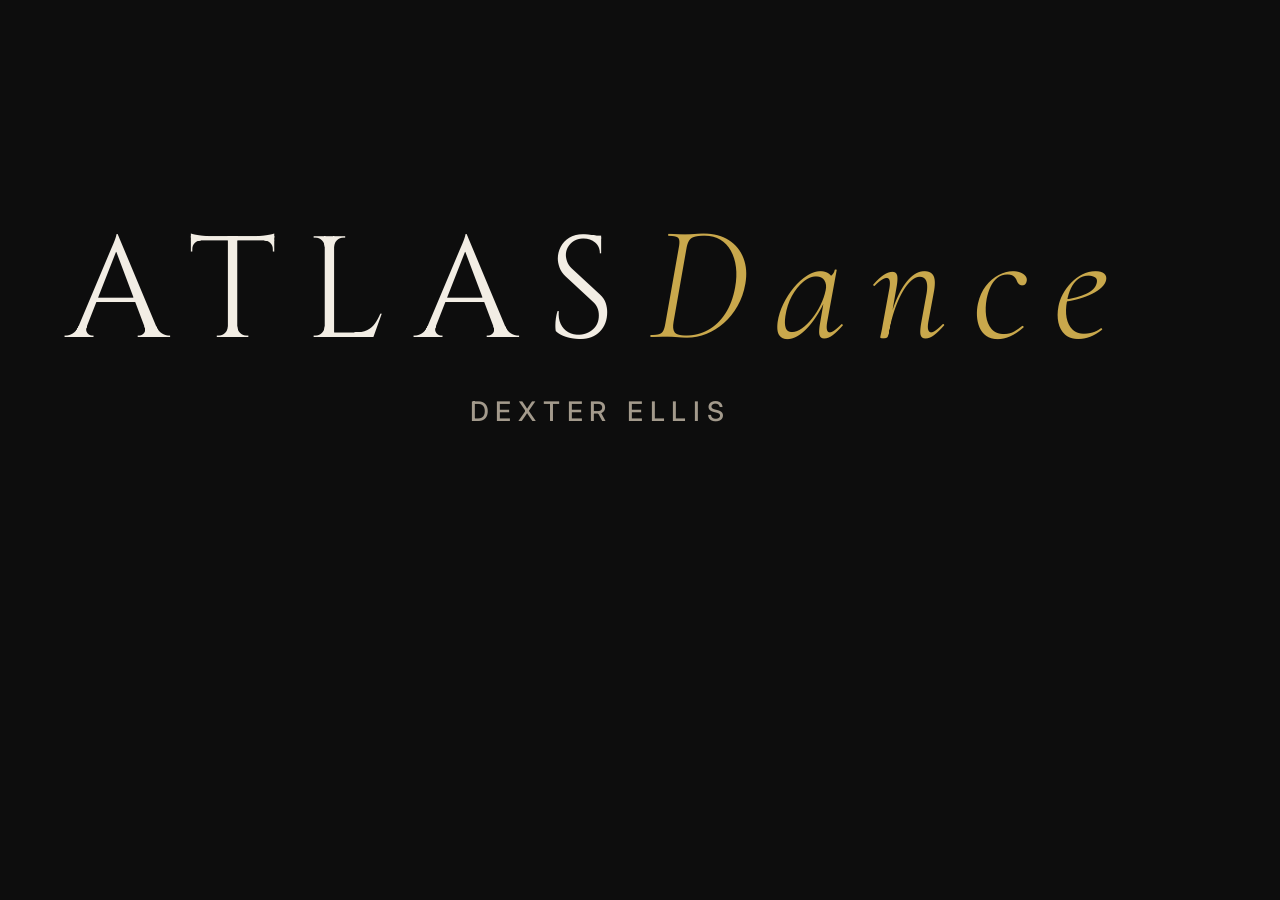
<file: og-render.html>
<!DOCTYPE html>
<html lang="en">
<head>
  <meta charset="UTF-8" />
  <link rel="preconnect" href="https://fonts.googleapis.com" />
  <link rel="preconnect" href="https://fonts.gstatic.com" crossorigin />
  <link href="https://fonts.googleapis.com/css2?family=Cinzel:wght@400;500;600&family=Cormorant+Garamond:ital,wght@0,300;0,400;0,600;1,300;1,400;1,600&family=Inter:wght@400;500;600&display=swap" rel="stylesheet" />
  <style>
    * { margin: 0; padding: 0; box-sizing: border-box; }
    body {
      width: 1200px;
      height: 630px;
      background: #0D0D0D;
      display: flex;
      flex-direction: column;
      align-items: center;
      justify-content: center;
      overflow: hidden;
    }
    .title-row {
      display: flex;
      align-items: baseline;
      gap: 0.35em;
    }
    .atlas {
      font-family: 'Cinzel', serif;
      font-weight: 400;
      font-size: 144px;
      letter-spacing: 0.2em;
      color: #F2EDE4;
      line-height: 1;
    }
    .dance {
      font-family: 'Cormorant Garamond', serif;
      font-weight: 300;
      font-style: italic;
      font-size: 165px;
      letter-spacing: 0.15em;
      color: #C9A84C;
      line-height: 1;
    }
    .subtitle {
      font-family: 'Inter', sans-serif;
      font-size: 27px;
      font-weight: 500;
      letter-spacing: 0.25em;
      text-transform: uppercase;
      color: #A39A8C;
      margin-top: 28px;
    }
  </style>
</head>
<body>
  <div class="title-row">
    <span class="atlas">ATLAS</span>
    <span class="dance">Dance</span>
  </div>
  <div class="subtitle">Dexter Ellis</div>
</body>
</html>
</file>
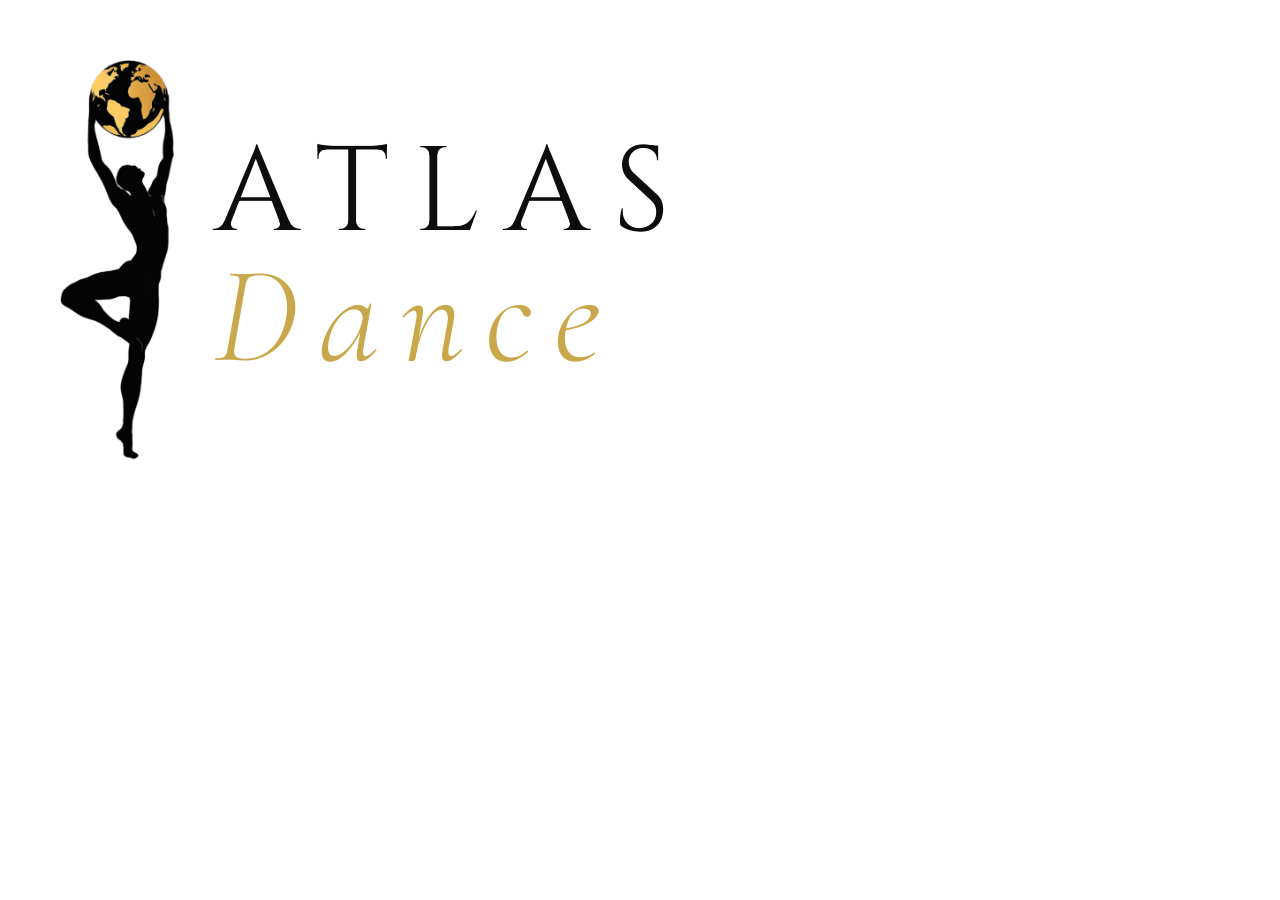
<file: drafts/logo-render-black.html>
<!DOCTYPE html>
<html lang="en">
<head>
  <meta charset="UTF-8" />
  <link rel="preconnect" href="https://fonts.googleapis.com" />
  <link rel="preconnect" href="https://fonts.gstatic.com" crossorigin />
  <link href="https://fonts.googleapis.com/css2?family=Cinzel:wght@400;500;600&family=Cormorant+Garamond:ital,wght@0,300;0,400;0,600;1,300;1,400;1,600&display=swap" rel="stylesheet" />
  <style>
    * { margin: 0; padding: 0; box-sizing: border-box; }
    body { background: white; }
    .logo-lockup {
      display: inline-flex;
      align-items: center;
      gap: 40px;
      padding: 60px;
    }
    .logo-img {
      height: 400px;
      width: auto;
    }
    .logo-text {
      display: flex;
      flex-direction: column;
    }
    .logo-atlas {
      font-family: 'Cinzel', serif;
      font-weight: 400;
      font-size: 120px;
      letter-spacing: 0.2em;
      line-height: 0.95;
      color: #0D0D0D;
    }
    .logo-dance {
      font-family: 'Cormorant Garamond', serif;
      font-weight: 300;
      font-style: italic;
      font-size: 138px;
      letter-spacing: 0.15em;
      line-height: 0.95;
      color: #C9A84C;
    }
  </style>
</head>
<body>
  <div class="logo-lockup">
    <img class="logo-img" src="logo-black.png" alt="" />
    <div class="logo-text">
      <span class="logo-atlas">ATLAS</span>
      <span class="logo-dance">Dance</span>
    </div>
  </div>
</body>
</html>
</file>
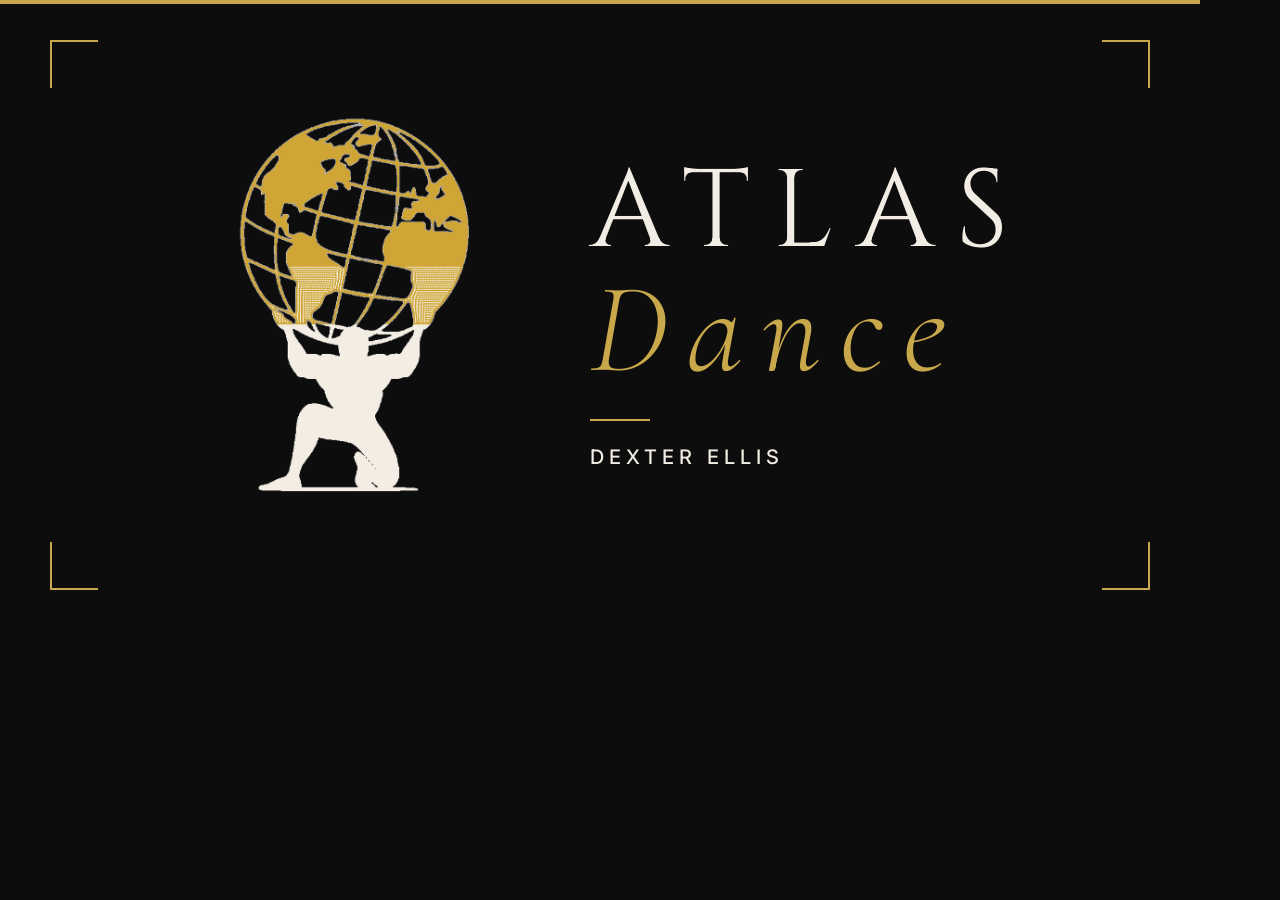
<file: drafts/og-image-render.html>
<!DOCTYPE html>
<html lang="en">
<head>
  <meta charset="UTF-8" />
  <link rel="preconnect" href="https://fonts.googleapis.com" />
  <link rel="preconnect" href="https://fonts.gstatic.com" crossorigin />
  <link href="https://fonts.googleapis.com/css2?family=Cinzel:wght@400;500;600&family=Cormorant+Garamond:ital,wght@0,300;0,400;0,600;1,300;1,400;1,600&family=Inter:wght@400;500;600&display=swap" rel="stylesheet" />
  <style>
    * { margin: 0; padding: 0; box-sizing: border-box; }

    /* 1200x630 Open Graph standard */
    body {
      width: 1200px;
      height: 630px;
      background: #0D0D0D;
      display: flex;
      align-items: center;
      justify-content: center;
      overflow: hidden;
    }

    .card {
      position: relative;
      width: 1200px;
      height: 630px;
      display: flex;
      flex-direction: row;
      align-items: center;
      justify-content: center;
      gap: 60px;
    }

    /* Gold corner brackets */
    .corner {
      position: absolute;
      width: 48px;
      height: 48px;
      border-color: #C9A84C;
      border-style: solid;
      border-width: 0;
    }
    .corner.tl { top: 40px; left: 50px; border-top-width: 2px; border-left-width: 2px; }
    .corner.tr { top: 40px; right: 50px; border-top-width: 2px; border-right-width: 2px; }
    .corner.bl { bottom: 40px; left: 50px; border-bottom-width: 2px; border-left-width: 2px; }
    .corner.br { bottom: 40px; right: 50px; border-bottom-width: 2px; border-right-width: 2px; }

    /* Gold top rule */
    .top-rule {
      position: absolute;
      top: 0;
      left: 0;
      right: 0;
      height: 4px;
      background: #C9A84C;
    }

    .hero-logo {
      height: 480px;
      width: auto;
    }

    .text-side {
      display: flex;
      flex-direction: column;
      align-items: flex-start;
    }

    .title-block {
      text-align: left;
      line-height: 1;
    }

    .title-atlas {
      font-family: 'Cinzel', Georgia, serif;
      font-weight: 400;
      font-size: 110px;
      letter-spacing: 0.2em;
      color: #F2EDE4;
      line-height: 0.95;
      display: block;
    }

    .title-dance {
      font-family: 'Cormorant Garamond', Georgia, serif;
      font-weight: 300;
      font-style: italic;
      font-size: 128px;
      letter-spacing: 0.15em;
      color: #C9A84C;
      line-height: 0.95;
      display: block;
      margin-top: 4px;
    }

    /* Gold divider */
    .divider {
      width: 60px;
      height: 2px;
      background: #C9A84C;
      margin: 28px 0 24px;
    }

    .subtitle {
      font-family: 'Inter', system-ui, sans-serif;
      font-weight: 500;
      font-size: 20px;
      letter-spacing: 0.25em;
      color: #F2EDE4;
      text-transform: uppercase;
    }
  </style>
</head>
<body>
  <div class="card">
    <div class="top-rule"></div>
    <div class="corner tl"></div>
    <div class="corner tr"></div>
    <div class="corner bl"></div>
    <div class="corner br"></div>

    <img class="hero-logo" src="../hero-logo.png" alt="" />

    <div class="text-side">
      <div class="title-block">
        <span class="title-atlas">ATLAS</span>
        <span class="title-dance">Dance</span>
      </div>
      <div class="divider"></div>
      <div class="subtitle">Dexter Ellis</div>
    </div>
  </div>
</body>
</html>
</file>
<file: styles.css>
/* =============================================
   ATLAS DANCE — Main Stylesheet
   Dexter Ellis | Utah Ballroom Studio
   ============================================= */

/* --- Reset & Base --- */
*, *::before, *::after {
  box-sizing: border-box;
  margin: 0;
  padding: 0;
}

:root {
  --black:     #0D0D0D;
  --dark:      #141414;
  --charcoal:  #1E1E1E;
  --gold:      #C9A84C;
  --gold-light:#E8C96A;
  --ivory:     #F2EDE4;
  --muted:     #A39A8C; /* bumped from #8A8070 for WCAG AA contrast (4.5:1+) */
  --border:    rgba(201, 168, 76, 0.2);

  --font-logo:    'Cinzel', Georgia, serif;
  --font-display: 'Cormorant Garamond', Georgia, serif;
  --font-body:    'Inter', system-ui, sans-serif;
}

html {
  scroll-behavior: smooth;
}

/* Respect user preference for reduced motion */
@media (prefers-reduced-motion: reduce) {
  html {
    scroll-behavior: auto;
  }
  *, *::before, *::after {
    animation-duration: 0.01ms !important;
    animation-iteration-count: 1 !important;
    transition-duration: 0.01ms !important;
    scroll-behavior: auto !important;
  }
}

body {
  background-color: var(--black);
  color: var(--ivory);
  font-family: var(--font-body);
  font-size: 16px;
  line-height: 1.6;
  overflow-x: hidden;
}

/* Lock body scroll when mobile nav is open */
body.nav-open {
  overflow: hidden;
}

img {
  max-width: 100%;
  display: block;
}

a {
  color: var(--gold);
  text-decoration: none;
  transition: color 0.2s;
}

a:hover {
  color: var(--gold-light);
}

/* --- Focus Styles (keyboard accessibility) --- */
*:focus-visible {
  outline: 2px solid var(--gold);
  outline-offset: 3px;
}

/* Remove focus ring on mouse clicks */
*:focus:not(:focus-visible) {
  outline: none;
}

/* --- Skip Link (screen reader / keyboard users) --- */
.skip-link {
  position: absolute;
  top: -100%;
  left: 1rem;
  z-index: 200;
  background: var(--gold);
  color: var(--black);
  padding: 0.75rem 1.5rem;
  font-size: 0.85rem;
  font-weight: 600;
  letter-spacing: 0.1em;
  text-transform: uppercase;
  border-radius: 2px;
  transition: top 0.2s;
}

.skip-link:focus {
  top: 1rem;
}

/* --- Typography --- */
h1, h2, h3, h4 {
  font-family: var(--font-display);
  font-weight: 400;
  line-height: 1.1;
  letter-spacing: 0.02em;
}

.section-label {
  font-family: var(--font-body);
  font-size: 0.7rem;
  font-weight: 600;
  letter-spacing: 0.25em;
  text-transform: uppercase;
  color: var(--gold);
  display: block;
  margin-bottom: 1.2rem;
}

/* --- Layout --- */
.container {
  max-width: 1100px;
  margin: 0 auto;
  padding: 0 2rem;
}

.container--narrow {
  max-width: 720px;
  margin: 0 auto;
  padding: 0 2rem;
}

section {
  padding: 7rem 0;
}

.gold-rule {
  width: 60px;
  height: 1px;
  background: linear-gradient(90deg, var(--gold), var(--gold-light));
  margin: 2rem 0;
}

.gold-rule--center {
  margin: 2rem auto;
}

/* =============================================
   NAVIGATION
   ============================================= */
nav {
  position: fixed;
  top: 0;
  left: 0;
  right: 0;
  z-index: 100;
  padding: 1.5rem 2rem;
  display: flex;
  align-items: center;
  justify-content: space-between;
  transition: background 0.4s, padding 0.4s;
}

nav.scrolled {
  background: rgba(13, 13, 13, 0.97);
  padding: 1rem 2rem;
  border-bottom: 1px solid var(--border);
}

.nav-logo {
  font-family: var(--font-logo);
  font-size: 1.6rem;
  color: var(--ivory);
  letter-spacing: 0.2em;
}

.nav-logo span {
  font-family: var(--font-display);
  font-weight: 300;
  color: var(--gold);
  letter-spacing: 0.15em;
}

.nav-links {
  display: flex;
  gap: 2.5rem;
  list-style: none;
}

.nav-links a {
  font-size: 0.75rem;
  letter-spacing: 0.18em;
  text-transform: uppercase;
  color: var(--ivory);
  opacity: 0.7;
  transition: opacity 0.2s, color 0.2s;
  /* Ensure min touch target on all devices */
  padding: 0.5rem 0;
  display: inline-block;
}

.nav-links a:hover {
  opacity: 1;
  color: var(--gold);
}

.nav-cta {
  font-size: 0.75rem;
  letter-spacing: 0.15em;
  text-transform: uppercase;
  border: 1px solid var(--gold);
  color: var(--gold) !important;
  opacity: 1 !important;
  padding: 0.6rem 1.4rem !important;
  border-radius: 2px;
  transition: background 0.2s, color 0.2s !important;
}

.nav-cta:hover {
  background: var(--gold);
  color: var(--black) !important;
}

/* Mobile nav toggle */
.nav-toggle {
  display: none;
  flex-direction: column;
  gap: 5px;
  cursor: pointer;
  background: none;
  border: none;
  padding: 8px;
  /* 44px min touch target */
  min-width: 44px;
  min-height: 44px;
  align-items: center;
  justify-content: center;
}

.nav-toggle span {
  display: block;
  width: 24px;
  height: 2px; /* bumped from 1px for visibility */
  background: var(--ivory);
  transition: 0.3s;
  border-radius: 1px;
}

/* =============================================
   HERO
   ============================================= */
#hero {
  min-height: 100vh;
  display: flex;
  align-items: center;
  position: relative;
  overflow: hidden;
  padding: 0;
}

.hero-bg {
  position: absolute;
  inset: 0;
  background: var(--black);
}

/* Gradient overlay on top of photo */
.hero-bg::after {
  content: '';
  position: absolute;
  inset: 0;
  background: linear-gradient(
    to right,
    rgba(13, 13, 13, 0.90) 40%,
    rgba(13, 13, 13, 0.40) 100%
  );
}

.hero-bg img {
  width: 100%;
  height: 100%;
  object-fit: cover;
  object-position: center top;
  opacity: 0.7;
}

.hero-content {
  position: relative;
  z-index: 2;
  display: flex;
  align-items: flex-start;
  gap: 1.2rem;
  max-width: 900px;
  padding: 8rem 2rem 4rem;
  margin-left: max(1rem, calc((100vw - 1100px) / 2 - 2rem));
}

.hero-logo-img {
  flex-shrink: 0;
  object-fit: contain;
  max-height: 504px;
}

.hero-text {
  flex: 1;
}

.hero-eyebrow {
  font-size: 0.7rem;
  letter-spacing: 0.3em;
  text-transform: uppercase;
  color: var(--gold);
  margin-bottom: 1.5rem;
}

.hero-title {
  font-family: var(--font-logo);
  font-size: clamp(3rem, 7vw, 6rem);
  font-weight: 400;
  letter-spacing: 0.2em;
  line-height: 0.95;
  color: var(--ivory);
  margin-bottom: 2rem;
}

.hero-title em {
  font-family: var(--font-display);
  font-style: italic;
  font-weight: 300;
  font-size: 1.15em;
  letter-spacing: 0.15em;
  color: var(--gold);
}

.hero-tagline {
  font-family: var(--font-display);
  font-size: clamp(1.1rem, 2.5vw, 1.4rem);
  font-style: italic;
  color: rgba(242, 237, 228, 0.75);
  max-width: 480px;
  line-height: 1.5;
  margin-bottom: 3rem;
}

.hero-actions {
  display: flex;
  gap: 1.2rem;
  flex-wrap: wrap;
}

.btn {
  display: inline-block;
  font-family: var(--font-body);
  font-size: 0.75rem;
  font-weight: 600;
  letter-spacing: 0.2em;
  text-transform: uppercase;
  padding: 1rem 2.2rem;
  border-radius: 2px;
  transition: all 0.25s;
  cursor: pointer;
  border: none;
  /* Minimum touch target */
  min-height: 44px;
}

.btn--gold {
  background: var(--gold);
  color: var(--black);
}

.btn--gold:hover {
  background: var(--gold-light);
  color: var(--black);
}

/* Pressed/active state */
.btn--gold:active {
  background: #B89A3E;
  transform: translateY(1px);
}

.btn--outline {
  background: transparent;
  border: 1px solid rgba(242, 237, 228, 0.4);
  color: var(--ivory);
}

.btn--outline:hover {
  border-color: var(--gold);
  color: var(--gold);
}

.btn--outline:active {
  border-color: var(--gold-light);
  background: rgba(201, 168, 76, 0.08);
}

.hero-scroll {
  position: absolute;
  bottom: 2.5rem;
  left: 50%;
  transform: translateX(-50%);
  z-index: 2;
  display: flex;
  flex-direction: column;
  align-items: center;
  gap: 0.5rem;
  opacity: 0.4;
  font-size: 0.65rem;
  letter-spacing: 0.2em;
  text-transform: uppercase;
  color: var(--ivory);
  animation: bounce 2.5s infinite;
}

.hero-scroll::before {
  content: '';
  width: 1px;
  height: 40px;
  background: var(--ivory);
}

@keyframes bounce {
  0%, 100% { transform: translateX(-50%) translateY(0); }
  50% { transform: translateX(-50%) translateY(6px); }
}

/* =============================================
   PHILOSOPHY
   ============================================= */
#philosophy {
  background: var(--dark);
  border-top: 1px solid var(--border);
  border-bottom: 1px solid var(--border);
}

.philosophy-grid {
  display: grid;
  grid-template-columns: 1fr 1fr;
  gap: 6rem;
  align-items: center;
}

.philosophy-text h2 {
  font-size: clamp(2.4rem, 5vw, 3.8rem);
  color: var(--ivory);
  margin-bottom: 1.5rem;
}

.philosophy-text h2 em {
  font-style: italic;
  color: var(--gold);
}

.philosophy-text p {
  color: rgba(242, 237, 228, 0.65);
  margin-bottom: 1.2rem;
  font-size: 1.05rem;
  line-height: 1.8;
}

.philosophy-quote {
  border-left: 2px solid var(--gold);
  padding: 2rem 2.5rem;
  background: rgba(201, 168, 76, 0.05);
}

.philosophy-quote blockquote {
  font-family: var(--font-display);
  font-size: clamp(1.4rem, 3vw, 2rem);
  font-style: italic;
  color: var(--ivory);
  line-height: 1.4;
}

.philosophy-quote cite {
  display: block;
  margin-top: 1rem;
  font-family: var(--font-body);
  font-size: 0.75rem;
  letter-spacing: 0.2em;
  text-transform: uppercase;
  color: var(--gold);
  font-style: normal;
}

/* =============================================
   ABOUT DEXTER
   ============================================= */
#about {
  background: var(--black);
}

.about-grid {
  display: grid;
  grid-template-columns: 1fr 1.4fr;
  gap: 5rem;
  align-items: start;
}

.about-image-wrap {
  position: relative;
}

.about-image-wrap img {
  width: 100%;
  aspect-ratio: 3/4;
  object-fit: cover;
  object-position: top;
  filter: grayscale(20%);
}

/* Gold corner accent */
.about-image-wrap::before {
  content: '';
  position: absolute;
  top: -12px;
  left: -12px;
  width: 80px;
  height: 80px;
  border-top: 2px solid var(--gold);
  border-left: 2px solid var(--gold);
  z-index: 1;
}

.about-image-wrap::after {
  content: '';
  position: absolute;
  bottom: -12px;
  right: -12px;
  width: 80px;
  height: 80px;
  border-bottom: 2px solid var(--gold);
  border-right: 2px solid var(--gold);
}

.about-text h2 {
  font-size: clamp(2.4rem, 5vw, 3.8rem);
  color: var(--ivory);
  margin-bottom: 0.5rem;
}

.about-text .coach-title {
  font-family: var(--font-body);
  font-size: 0.75rem;
  letter-spacing: 0.25em;
  text-transform: uppercase;
  color: var(--gold);
  margin-bottom: 2rem;
}

.about-text p {
  color: rgba(242, 237, 228, 0.65);
  margin-bottom: 1.2rem;
  font-size: 1rem;
  line-height: 1.8;
}

/* Credentials / stats */
.credentials {
  display: grid;
  grid-template-columns: 1fr 1fr;
  gap: 1.5rem;
  margin-top: 2.5rem;
  padding-top: 2.5rem;
  border-top: 1px solid var(--border);
}

.credential-item {
  display: flex;
  flex-direction: column;
  gap: 0.3rem;
}

.credential-label {
  font-size: 0.65rem;
  letter-spacing: 0.2em;
  text-transform: uppercase;
  color: var(--muted);
}

.credential-value {
  font-family: var(--font-display);
  font-size: 1.1rem;
  color: var(--ivory);
  line-height: 1.3;
}

/* =============================================
   PROGRAMS
   ============================================= */
#programs {
  background: var(--dark);
  border-top: 1px solid var(--border);
}

.programs-header {
  text-align: center;
  max-width: 600px;
  margin: 0 auto 5rem;
}

.programs-header h2 {
  font-size: clamp(2.4rem, 5vw, 3.8rem);
  color: var(--ivory);
  margin-bottom: 1rem;
}

.programs-header p {
  color: rgba(242, 237, 228, 0.55);
  font-size: 1rem;
}

.programs-grid {
  display: grid;
  grid-template-columns: repeat(3, 1fr);
  gap: 2px;
}

.program-card {
  background: var(--charcoal);
  padding: 3rem 2.5rem;
  position: relative;
  overflow: hidden;
  transition: background 0.3s;
  display: flex;
  flex-direction: column;
}

.program-card:hover {
  background: #222;
}

/* Gold top border on hover */
.program-card::before {
  content: '';
  position: absolute;
  top: 0;
  left: 0;
  right: 0;
  height: 2px;
  background: var(--gold);
  transform: scaleX(0);
  transform-origin: left;
  transition: transform 0.4s;
}

.program-card:hover::before {
  transform: scaleX(1);
}

.program-number {
  font-family: var(--font-display);
  font-size: 4rem;
  color: rgba(201, 168, 76, 0.12);
  line-height: 1;
  margin-bottom: 1.5rem;
  font-style: italic;
}

.program-card h3 {
  font-size: 1.6rem;
  color: var(--ivory);
  margin-bottom: 1rem;
}

.program-card p {
  color: rgba(242, 237, 228, 0.55);
  font-size: 0.95rem;
  line-height: 1.75;
  margin-bottom: 1.5rem;
}

.program-details {
  list-style: none;
  display: flex;
  flex-direction: column;
  gap: 0.5rem;
  margin-top: auto;
}

.program-details li {
  font-size: 0.8rem;
  color: var(--muted);
  padding-left: 1rem;
  position: relative;
  letter-spacing: 0.05em;
}

.program-details li::before {
  content: '—';
  position: absolute;
  left: 0;
  color: var(--gold);
}

/* =============================================
   THE ATLAS STANDARD (What to Expect)
   ============================================= */
#standard {
  background: var(--black);
  border-top: 1px solid var(--border);
}

.standard-grid {
  display: grid;
  grid-template-columns: 1fr 1fr;
  gap: 6rem;
  align-items: center;
}

.standard-text h2 {
  font-size: clamp(2.4rem, 5vw, 3.8rem);
  color: var(--ivory);
  margin-bottom: 1.5rem;
}

.standard-text h2 em {
  color: var(--gold);
  font-style: italic;
}

.standard-text p {
  color: rgba(242, 237, 228, 0.65);
  margin-bottom: 1.2rem;
  font-size: 1rem;
  line-height: 1.8;
}

.pillars {
  display: flex;
  flex-direction: column;
  gap: 0;
}

.pillar {
  display: flex;
  gap: 1.5rem;
  padding: 2rem 0;
  border-bottom: 1px solid var(--border);
}

.pillar:first-child {
  border-top: 1px solid var(--border);
}

.pillar-icon {
  font-family: var(--font-display);
  font-size: 2rem;
  color: var(--gold);
  font-style: italic;
  min-width: 2.5rem;
  line-height: 1;
  margin-top: 0.2rem;
}

.pillar-body h4 {
  font-family: var(--font-body);
  font-size: 0.8rem;
  font-weight: 700;
  letter-spacing: 0.15em;
  text-transform: uppercase;
  color: var(--ivory);
  margin-bottom: 0.5rem;
}

.pillar-body p {
  font-size: 0.9rem;
  color: var(--muted);
  line-height: 1.65;
  margin: 0;
}

/* =============================================
   COMPETITION
   ============================================= */
#competition {
  background: var(--charcoal);
  border-top: 1px solid var(--border);
  border-bottom: 1px solid var(--border);
}

.competition-inner {
  display: grid;
  grid-template-columns: 1fr 1fr;
  gap: 5rem;
  align-items: center;
}

.competition-text h2 {
  font-size: clamp(2.4rem, 5vw, 3.8rem);
  color: var(--ivory);
  margin-bottom: 1.5rem;
}

.competition-text h2 em {
  color: var(--gold);
  font-style: italic;
}

.competition-text p {
  color: rgba(242, 237, 228, 0.65);
  margin-bottom: 1.2rem;
  font-size: 1rem;
  line-height: 1.8;
}

.competition-photo-single {
  display: flex;
  align-items: center;
}

.competition-photo-single img {
  width: 100%;
  height: auto;
  display: block;
  border-radius: 2px;
}

/* =============================================
   STUDIO INFO
   ============================================= */
#studio {
  background: var(--black);
  border-top: 1px solid var(--border);
}

.studio-header {
  text-align: center;
  margin-bottom: 3rem;
}

.studio-header h2 {
  font-size: clamp(2.4rem, 5vw, 3.8rem);
  color: var(--ivory);
  margin-bottom: 1.5rem;
}

.studio-header h2 em {
  color: var(--gold);
  font-style: italic;
}

.studio-grid {
  display: grid;
  grid-template-columns: 1fr 1fr;
  gap: 5rem;
  align-items: center;
}

.studio-photo img {
  width: 100%;
  height: auto;
  display: block;
  border-radius: 2px;
}

.studio-text p {
  color: rgba(242, 237, 228, 0.65);
  font-size: 1rem;
  line-height: 1.8;
  margin-bottom: 1.2rem;
}

.studio-cta {
  margin-top: 2rem;
}

/* =============================================
   CONTACT
   ============================================= */
#contact {
  background: var(--dark);
  border-top: 1px solid var(--border);
}

.contact-grid {
  display: grid;
  grid-template-columns: 1fr 1.4fr;
  gap: 5rem;
  align-items: start;
}

.contact-text h2 {
  font-size: clamp(2.4rem, 5vw, 3.8rem);
  color: var(--ivory);
  margin-bottom: 1.5rem;
}

.contact-text h2 em {
  color: var(--gold);
  font-style: italic;
}

.contact-text p {
  color: rgba(242, 237, 228, 0.65);
  margin-bottom: 1.5rem;
  font-size: 1rem;
  line-height: 1.8;
}

.contact-detail {
  display: flex;
  flex-direction: column;
  gap: 0.25rem;
  margin-bottom: 1.2rem;
}

.contact-detail-label {
  font-size: 0.65rem;
  letter-spacing: 0.2em;
  text-transform: uppercase;
  color: var(--gold);
}

.contact-detail-value {
  font-size: 1rem;
  color: var(--ivory);
}

/* Contact form */
.contact-form {
  display: flex;
  flex-direction: column;
  gap: 1.2rem;
}

.form-row {
  display: grid;
  grid-template-columns: 1fr 1fr;
  gap: 1.2rem;
}

.form-group {
  display: flex;
  flex-direction: column;
  gap: 0.5rem;
}

.form-group label {
  font-size: 0.65rem;
  letter-spacing: 0.2em;
  text-transform: uppercase;
  color: var(--muted);
}

.form-group input,
.form-group select,
.form-group textarea {
  background: var(--charcoal);
  border: 1px solid rgba(242, 237, 228, 0.12);
  color: var(--ivory);
  padding: 0.85rem 1rem;
  font-family: var(--font-body);
  font-size: 0.95rem;
  outline: none;
  transition: border-color 0.2s, box-shadow 0.2s;
  -webkit-appearance: none;
  border-radius: 2px;
  /* Minimum touch target height */
  min-height: 44px;
}

.form-group input:focus,
.form-group select:focus,
.form-group textarea:focus {
  border-color: var(--gold);
  box-shadow: 0 0 0 1px var(--gold);
}

.form-group textarea {
  resize: vertical;
  min-height: 120px;
}

.form-group select option {
  background: var(--charcoal);
}

/* Placeholder contrast fix */
.form-group input::placeholder,
.form-group textarea::placeholder {
  color: rgba(242, 237, 228, 0.3);
}

.form-note {
  font-size: 0.8rem;
  color: var(--muted);
  font-style: italic;
}

/* Success message */
.form-success {
  display: none;
  padding: 2rem;
  background: rgba(201, 168, 76, 0.08);
  border: 1px solid var(--gold);
  border-radius: 2px;
  text-align: center;
}

.form-success h3 {
  font-family: var(--font-display);
  font-size: 1.8rem;
  color: var(--gold);
  margin-bottom: 0.5rem;
}

.form-success p {
  color: rgba(242, 237, 228, 0.65);
  font-size: 0.9rem;
}

/* =============================================
   FOOTER
   ============================================= */
footer {
  background: var(--black);
  border-top: 1px solid var(--border);
  padding: 3rem 0;
}

.footer-inner {
  display: flex;
  align-items: center;
  justify-content: space-between;
  flex-wrap: wrap;
  gap: 1.5rem;
}

.footer-logo {
  font-family: var(--font-logo);
  font-size: 1.4rem;
  color: var(--ivory);
  letter-spacing: 0.2em;
}

.footer-logo span {
  font-family: var(--font-display);
  font-weight: 300;
  color: var(--gold);
  letter-spacing: 0.15em;
}

.footer-copy {
  font-size: 0.75rem;
  color: var(--muted);
  letter-spacing: 0.05em;
}

.footer-links {
  display: flex;
  gap: 2rem;
  list-style: none;
}

.footer-links a {
  font-size: 0.7rem;
  letter-spacing: 0.15em;
  text-transform: uppercase;
  color: var(--muted);
  transition: color 0.2s;
  /* Min touch target */
  padding: 0.5rem 0;
  display: inline-block;
}

.footer-links a:hover {
  color: var(--gold);
}

/* =============================================
   SCROLL ANIMATIONS
   ============================================= */
.fade-up {
  opacity: 0;
  transform: translateY(30px);
  transition: opacity 0.7s ease, transform 0.7s ease;
}

.fade-up.visible {
  opacity: 1;
  transform: translateY(0);
}

/* Staggered children */
.fade-up-children > * {
  opacity: 0;
  transform: translateY(20px);
  transition: opacity 0.6s ease, transform 0.6s ease;
}

.fade-up-children.visible > *:nth-child(1) { opacity: 1; transform: translateY(0); transition-delay: 0.05s; }
.fade-up-children.visible > *:nth-child(2) { opacity: 1; transform: translateY(0); transition-delay: 0.15s; }
.fade-up-children.visible > *:nth-child(3) { opacity: 1; transform: translateY(0); transition-delay: 0.25s; }
.fade-up-children.visible > *:nth-child(4) { opacity: 1; transform: translateY(0); transition-delay: 0.35s; }

/* =============================================
   RESPONSIVE
   ============================================= */
@media (max-width: 900px) {
  .philosophy-grid,
  .about-grid,
  .standard-grid,
  .competition-inner,
  .contact-grid {
    grid-template-columns: 1fr;
    gap: 3rem;
  }

  .programs-grid {
    grid-template-columns: 1fr;
  }

  .studio-grid {
    grid-template-columns: 1fr;
  }

  .studio-photo {
    order: -1;
  }

  .credentials {
    grid-template-columns: 1fr 1fr;
  }

  .hero-content {
    margin-left: 0;
    max-width: 100%;
    padding: 8rem 2rem 4rem;
  }
}

@media (max-width: 660px) {
  section {
    padding: 5rem 0;
  }

  .nav-links {
    display: none;
    position: fixed;
    top: 0;
    left: 0;
    right: 0;
    bottom: 0;
    background: rgba(13, 13, 13, 0.98);
    flex-direction: column;
    align-items: center;
    justify-content: center;
    gap: 2.5rem;
    z-index: 99;
  }

  .nav-links.open {
    display: flex;
  }

  .nav-links a {
    font-size: 1rem;
    opacity: 1;
    /* Generous touch targets in mobile menu */
    padding: 0.75rem 2rem;
    min-height: 44px;
    display: flex;
    align-items: center;
  }

  .nav-toggle {
    display: flex;
    z-index: 101;
    position: relative;
  }

  .hero-content {
    flex-direction: column;
    align-items: center;
    margin-left: 0;
    padding: 7rem 1.5rem 3rem;
    text-align: center;
  }

  .hero-logo-img {
    max-height: 192px;
  }

  .hero-actions {
    justify-content: center;
  }

  .form-row {
    grid-template-columns: 1fr;
  }

  /* Full-width submit button on mobile for easier tapping */
  .contact-form .btn {
    width: 100%;
    text-align: center;
  }

  .footer-inner {
    flex-direction: column;
    text-align: center;
  }

  /* Better spacing for credential cards on small screens */
  .credentials {
    grid-template-columns: 1fr;
    gap: 2rem;
  }
}

/* Very small screens */
@media (max-width: 380px) {
  .container {
    padding: 0 1.2rem;
  }

  .hero-content {
    padding: 7rem 1.2rem 3rem;
  }

  .program-card {
    padding: 2rem 1.5rem;
  }
}
</file>
